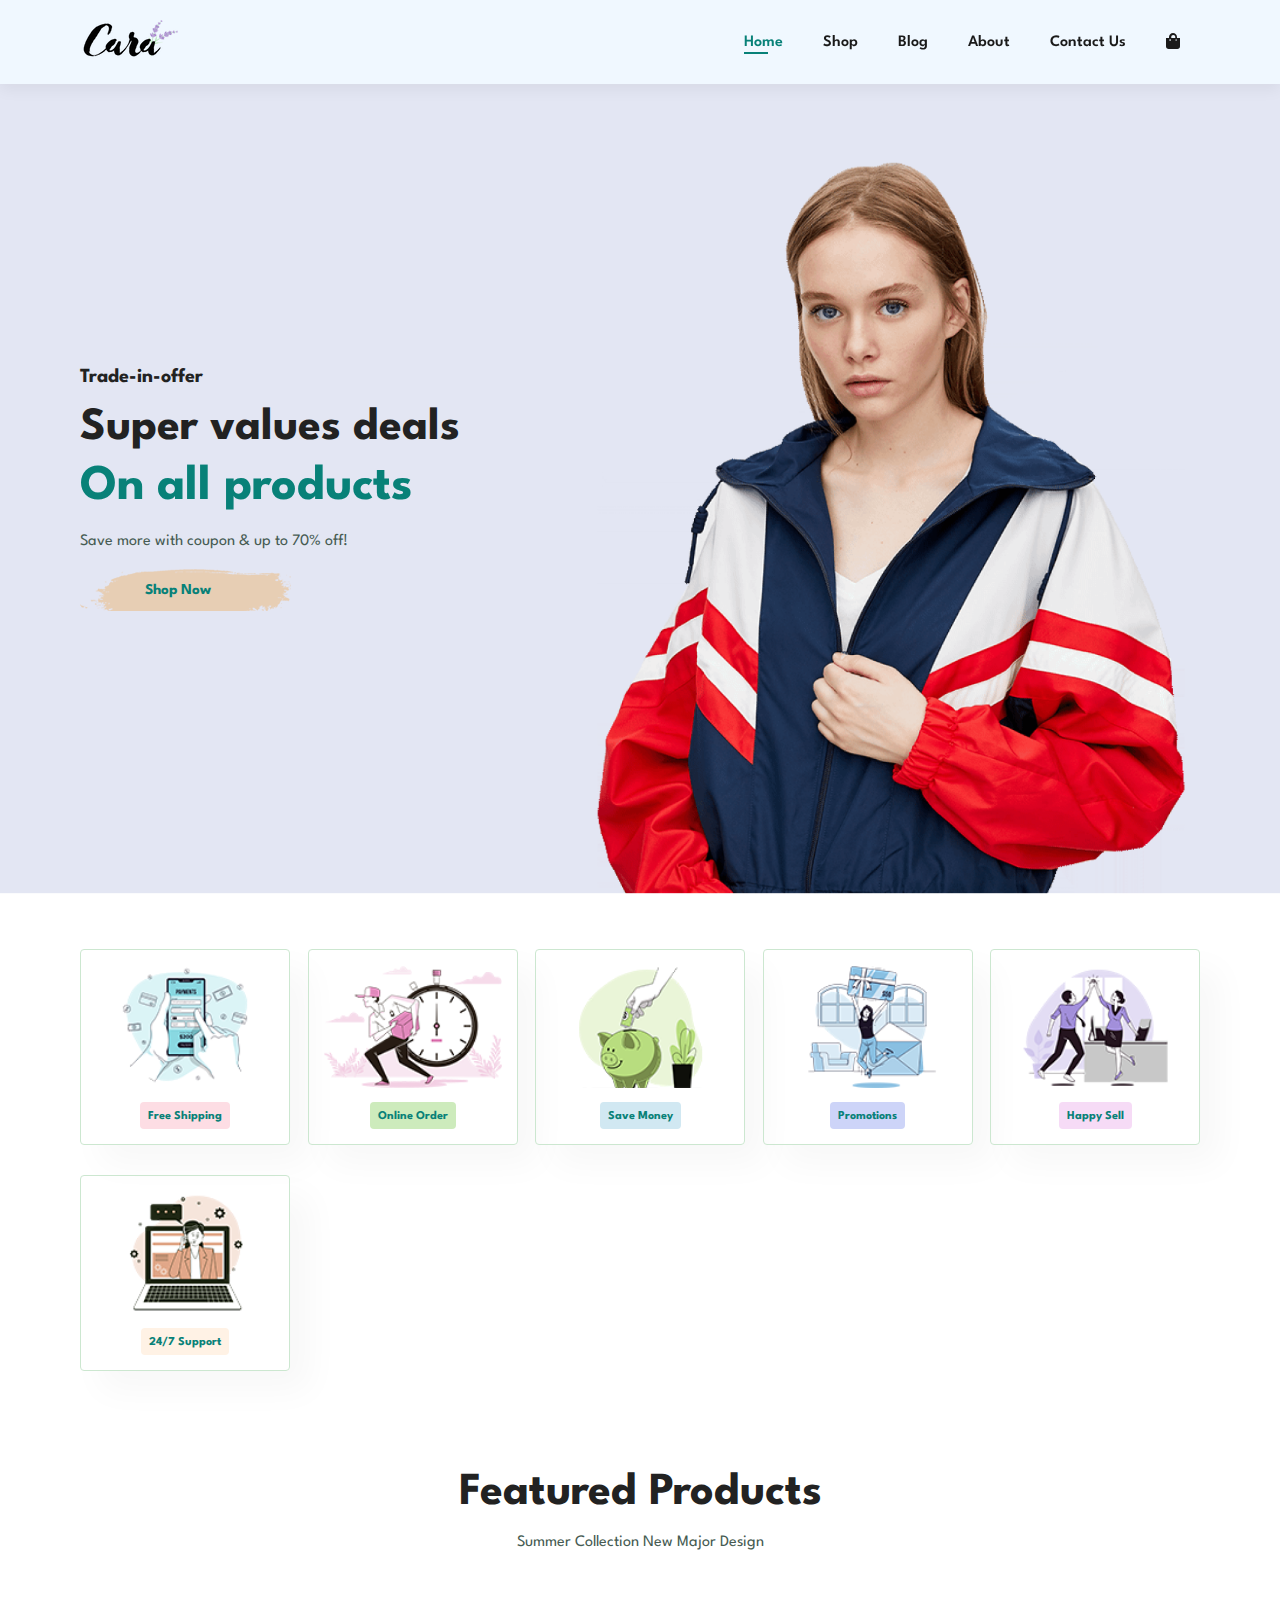
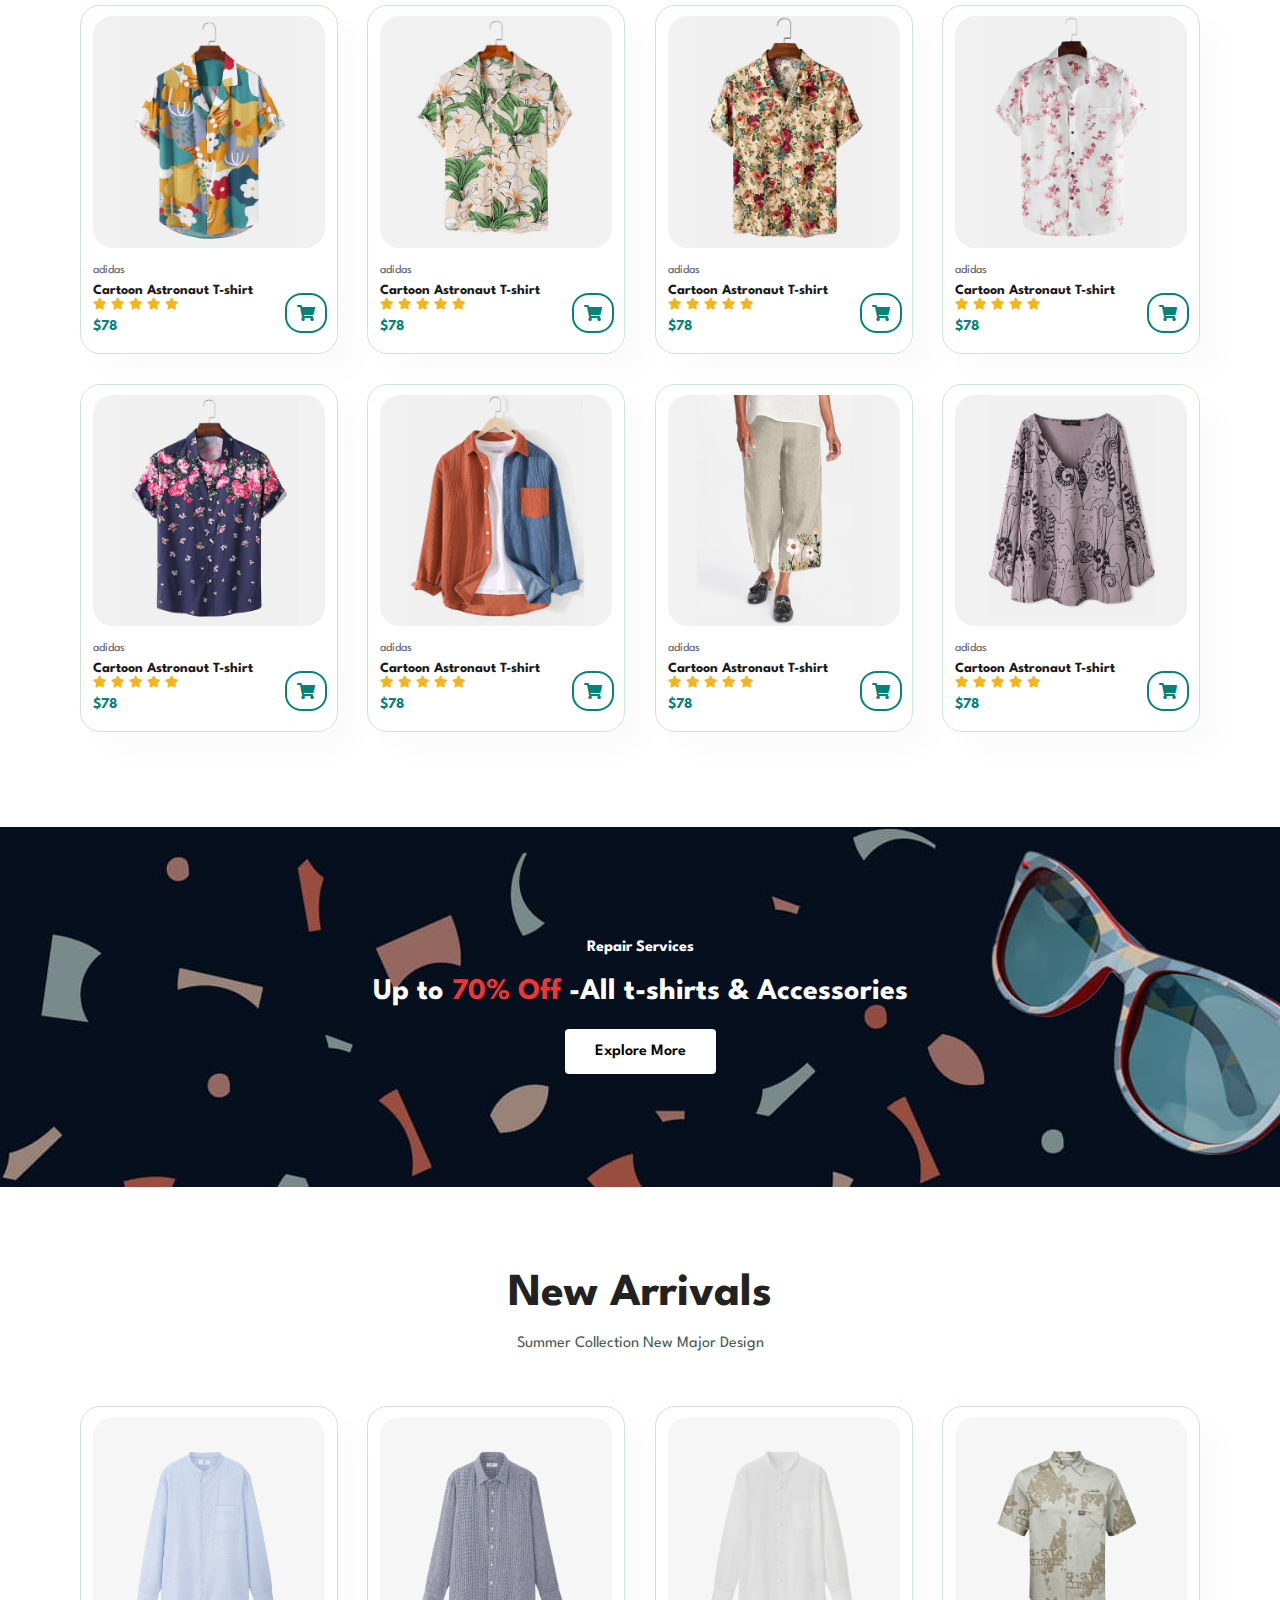
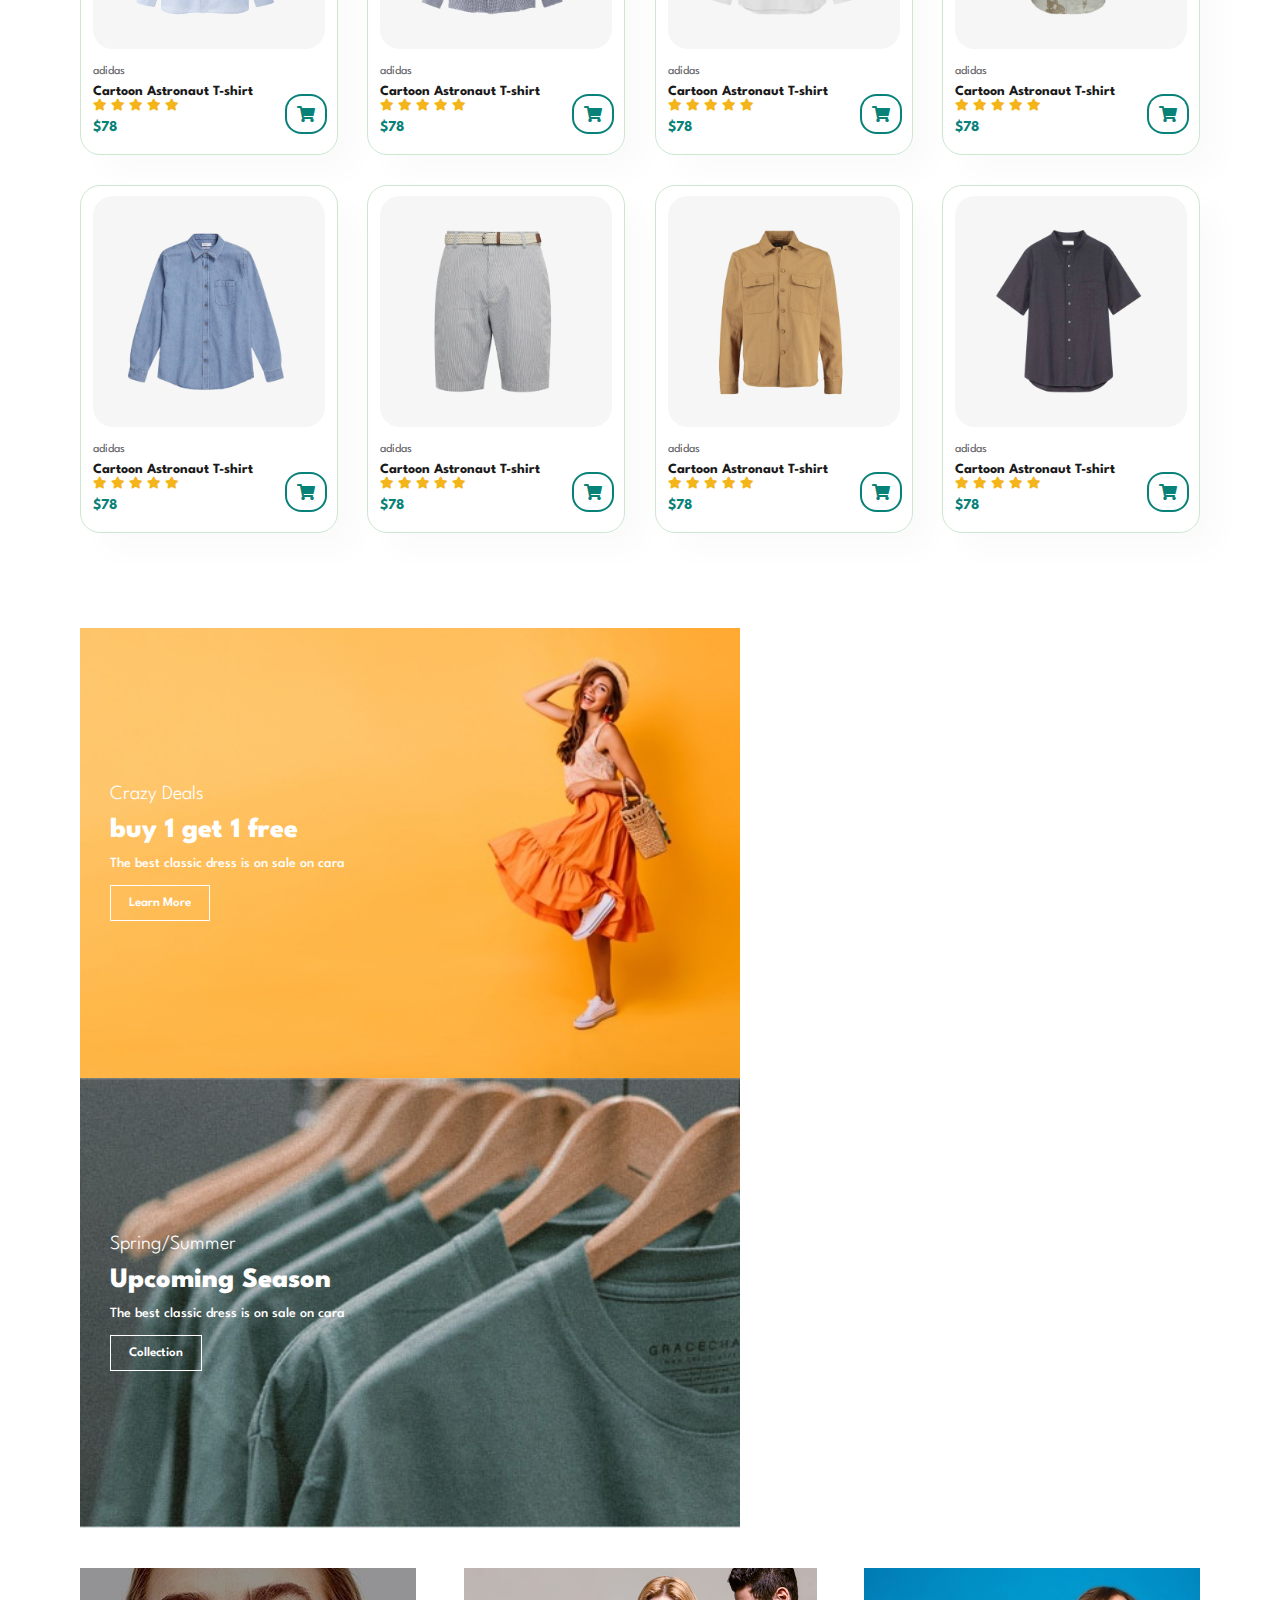
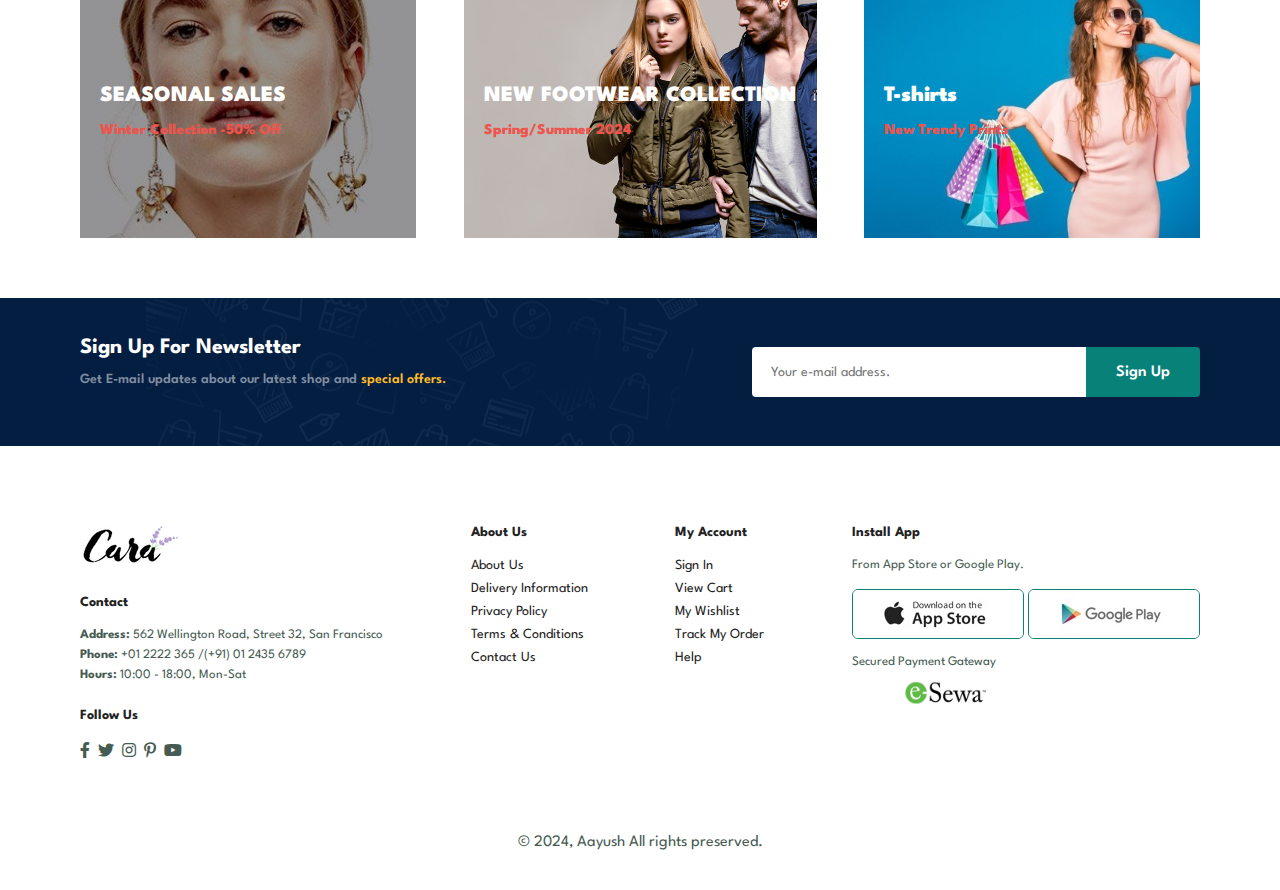
<file: index.html>
<!DOCTYPE html>
<html lang="en">
<head>
    <meta charset="UTF-8">
    <meta name="viewport" content="width=device-width, initial-scale=1.0">
    <title>E-commerce website</title>
    <link rel="stylesheet" href="style.css">
    <link rel="stylesheet" href="https://use.fontawesome.com/releases/v5.15.4/css/all.css">
</head>
<body>
    
     <section id="header">
        <a href="#"><img src="img/logo.png" class="logo" alt=""></a>
        <div>
            <ul id="navbar">
                <li><a class="active" href="index.html">Home</a></li>
                <li><a href="shop.html">Shop</a></li>
                <li><a href="blog.html">Blog</a></li>
                <li><a href="about.html">About</a></li>
                <li><a href="contact.html">Contact Us</a></li>
                <li><a href="cart.html"><i class="fa fa-shopping-bag" ></i></a></li>
            </ul>
        </div>
     </section>
      
     <section id="hero">
        <h4>Trade-in-offer</h4>
        <h2>Super values deals</h2>
        <h1>On all products</h1>
        <p>Save more with coupon & up to 70% off!</p>
        <button>Shop Now</button>
     </section>

     <section id="feature" class="section-p1">
        <div class="fe-box">
          <img src="img/features/f1.png" alt="">
          <h6>Free Shipping</h6>
        </div>
        <div class="fe-box">
            <img src="img/features/f2.png" alt="">
            <h6>Online Order</h6>
          </div>
          <div class="fe-box">
            <img src="img/features/f3.png" alt="">
            <h6>Save Money</h6>
          </div>
          <div class="fe-box">
            <img src="img/features/f4.png" alt="">
            <h6>Promotions</h6>
          </div>
          <div class="fe-box">
            <img src="img/features/f5.png" alt="">
            <h6>Happy Sell</h6>
          </div>
          <div class="fe-box">
            <img src="img/features/f6.png" alt="">
            <h6>24/7 Support</h6>
          </div>
     </section>

     <section id="product1" class="section-p1">
        <h2>Featured Products</h2>
        <p>Summer Collection New Major Design</p>
        <div class="pro-container">
            <div class="pro">
                <img src="img/product/f1.jpg" alt="">
                <div class="des">
                    <span>adidas</span>
                    <h5>Cartoon Astronaut T-shirt</h5>
                    <div class="star">
                        <i class="fas fa-star"></i>
                        <i class="fas fa-star"></i>
                        <i class="fas fa-star"></i>
                        <i class="fas fa-star"></i>
                        <i class="fas fa-star"></i>
                    </div>
                    <h4>$78</h4>
                </div>
                <a href="#"><i class="fa fa-shopping-cart cart"></i></a>
            </div>
            <div class="pro">
              <img src="img/product/f2.jpg" alt="">
              <div class="des">
                  <span>adidas</span>
                  <h5>Cartoon Astronaut T-shirt</h5>
                  <div class="star">
                      <i class="fas fa-star"></i>
                      <i class="fas fa-star"></i>
                      <i class="fas fa-star"></i>
                      <i class="fas fa-star"></i>
                      <i class="fas fa-star"></i>
                  </div>
                  <h4>$78</h4>
              </div>
              <a href="#"><i class="fa fa-shopping-cart cart"></i></a>
          </div>
          <div class="pro">
            <img src="img/product/f3.jpg" alt="">
            <div class="des">
                <span>adidas</span>
                <h5>Cartoon Astronaut T-shirt</h5>
                <div class="star">
                    <i class="fas fa-star"></i>
                    <i class="fas fa-star"></i>
                    <i class="fas fa-star"></i>
                    <i class="fas fa-star"></i>
                    <i class="fas fa-star"></i>
                </div>
                <h4>$78</h4>
            </div>
            <a href="#"><i class="fa fa-shopping-cart cart"></i></a>
        </div>
        <div class="pro">
          <img src="img/product/f4.jpg" alt="">
          <div class="des">
              <span>adidas</span>
              <h5>Cartoon Astronaut T-shirt</h5>
              <div class="star">
                  <i class="fas fa-star"></i>
                  <i class="fas fa-star"></i>
                  <i class="fas fa-star"></i>
                  <i class="fas fa-star"></i>
                  <i class="fas fa-star"></i>
              </div>
              <h4>$78</h4>
          </div>
          <a href="#"><i class="fa fa-shopping-cart cart"></i></a>
      </div>
      <div class="pro">
        <img src="img/product/f5.jpg" alt="">
        <div class="des">
            <span>adidas</span>
            <h5>Cartoon Astronaut T-shirt</h5>
            <div class="star">
                <i class="fas fa-star"></i>
                <i class="fas fa-star"></i>
                <i class="fas fa-star"></i>
                <i class="fas fa-star"></i>
                <i class="fas fa-star"></i>
            </div>
            <h4>$78</h4>
        </div>
        <a href="#"><i class="fa fa-shopping-cart cart"></i></a>
    </div>
    <div class="pro">
      <img src="img/product/f6.jpg" alt="">
      <div class="des">
          <span>adidas</span>
          <h5>Cartoon Astronaut T-shirt</h5>
          <div class="star">
              <i class="fas fa-star"></i>
              <i class="fas fa-star"></i>
              <i class="fas fa-star"></i>
              <i class="fas fa-star"></i>
              <i class="fas fa-star"></i>
          </div>
          <h4>$78</h4>
      </div>
      <a href="#"><i class="fa fa-shopping-cart cart"></i></a>
  </div>
  <div class="pro">
    <img src="img/product/f7.jpg" alt="">
    <div class="des">
        <span>adidas</span>
        <h5>Cartoon Astronaut T-shirt</h5>
        <div class="star">
            <i class="fas fa-star"></i>
            <i class="fas fa-star"></i>
            <i class="fas fa-star"></i>
            <i class="fas fa-star"></i>
            <i class="fas fa-star"></i>
        </div>
        <h4>$78</h4>
    </div>
    <a href="#"><i class="fa fa-shopping-cart cart"></i></a>
</div>
<div class="pro">
  <img src="img/product/f8.jpg" alt="">
  <div class="des">
      <span>adidas</span>
      <h5>Cartoon Astronaut T-shirt</h5>
      <div class="star">
          <i class="fas fa-star"></i>
          <i class="fas fa-star"></i>
          <i class="fas fa-star"></i>
          <i class="fas fa-star"></i>
          <i class="fas fa-star"></i>
      </div>
      <h4>$78</h4>
  </div>
  <a href="#"><i class="fa fa-shopping-cart cart"></i></a>
</div>
        </div>
     </section>

     <section id="banner" class="section-m1">
      <h4>Repair Services</h4>
      <h2>Up to <span>70% Off</span> -All t-shirts & Accessories</h2>
      <button class="normal">Explore More</button>
     </section>


     <section id="product1" class="section-p1">
      <h2>New Arrivals</h2>
      <p>Summer Collection New Major Design</p>
      <div class="pro-container">
          <div class="pro">
              <img src="img/product/n1.jpg" alt="">
              <div class="des">
                  <span>adidas</span>
                  <h5>Cartoon Astronaut T-shirt</h5>
                  <div class="star">
                      <i class="fas fa-star"></i>
                      <i class="fas fa-star"></i>
                      <i class="fas fa-star"></i>
                      <i class="fas fa-star"></i>
                      <i class="fas fa-star"></i>
                  </div>
                  <h4>$78</h4>
              </div>
              <a href="#"><i class="fa fa-shopping-cart cart"></i></a>
          </div>
          <div class="pro">
            <img src="img/product/n2.jpg" alt="">
            <div class="des">
                <span>adidas</span>
                <h5>Cartoon Astronaut T-shirt</h5>
                <div class="star">
                    <i class="fas fa-star"></i>
                    <i class="fas fa-star"></i>
                    <i class="fas fa-star"></i>
                    <i class="fas fa-star"></i>
                    <i class="fas fa-star"></i>
                </div>
                <h4>$78</h4>
            </div>
            <a href="#"><i class="fa fa-shopping-cart cart"></i></a>
        </div>
        <div class="pro">
          <img src="img/product/n3.jpg" alt="">
          <div class="des">
              <span>adidas</span>
              <h5>Cartoon Astronaut T-shirt</h5>
              <div class="star">
                  <i class="fas fa-star"></i>
                  <i class="fas fa-star"></i>
                  <i class="fas fa-star"></i>
                  <i class="fas fa-star"></i>
                  <i class="fas fa-star"></i>
              </div>
              <h4>$78</h4>
          </div>
          <a href="#"><i class="fa fa-shopping-cart cart"></i></a>
      </div>
      <div class="pro">
        <img src="img/product/n4.jpg" alt="">
        <div class="des">
            <span>adidas</span>
            <h5>Cartoon Astronaut T-shirt</h5>
            <div class="star">
                <i class="fas fa-star"></i>
                <i class="fas fa-star"></i>
                <i class="fas fa-star"></i>
                <i class="fas fa-star"></i>
                <i class="fas fa-star"></i>
            </div>
            <h4>$78</h4>
        </div>
        <a href="#"><i class="fa fa-shopping-cart cart"></i></a>
    </div>
    <div class="pro">
      <img src="img/product/n5.jpg" alt="">
      <div class="des">
          <span>adidas</span>
          <h5>Cartoon Astronaut T-shirt</h5>
          <div class="star">
              <i class="fas fa-star"></i>
              <i class="fas fa-star"></i>
              <i class="fas fa-star"></i>
              <i class="fas fa-star"></i>
              <i class="fas fa-star"></i>
          </div>
          <h4>$78</h4>
      </div>
      <a href="#"><i class="fa fa-shopping-cart cart"></i></a>
  </div>
  <div class="pro">
    <img src="img/product/n6.jpg" alt="">
    <div class="des">
        <span>adidas</span>
        <h5>Cartoon Astronaut T-shirt</h5>
        <div class="star">
            <i class="fas fa-star"></i>
            <i class="fas fa-star"></i>
            <i class="fas fa-star"></i>
            <i class="fas fa-star"></i>
            <i class="fas fa-star"></i>
        </div>
        <h4>$78</h4>
    </div>
    <a href="#"><i class="fa fa-shopping-cart cart"></i></a>
</div>
<div class="pro">
  <img src="img/product/n7.jpg" alt="">
  <div class="des">
      <span>adidas</span>
      <h5>Cartoon Astronaut T-shirt</h5>
      <div class="star">
          <i class="fas fa-star"></i>
          <i class="fas fa-star"></i>
          <i class="fas fa-star"></i>
          <i class="fas fa-star"></i>
          <i class="fas fa-star"></i>
      </div>
      <h4>$78</h4>
  </div>
  <a href="#"><i class="fa fa-shopping-cart cart"></i></a>
</div>
<div class="pro">
<img src="img/product/n8.jpg" alt="">
<div class="des">
    <span>adidas</span>
    <h5>Cartoon Astronaut T-shirt</h5>
    <div class="star">
        <i class="fas fa-star"></i>
        <i class="fas fa-star"></i>
        <i class="fas fa-star"></i>
        <i class="fas fa-star"></i>
        <i class="fas fa-star"></i>
    </div>
    <h4>$78</h4>
</div>
<a href="#"><i class="fa fa-shopping-cart cart"></i></a>
</div>
      </div>
   </section>

   <section id="sm-banner" class="section-p1">
    <div class="banner-box">
      <h4>Crazy Deals</h4>
      <h2>buy 1 get 1 free</h2>
      <span>The best classic dress is on sale on cara</span>
      <button class="white">Learn More</button>
    </div>
    <div class="banner-box banner-box2">
      <h4>Spring/Summer</h4>
      <h2>Upcoming Season</h2>
      <span>The best classic dress is on sale on cara</span>
      <button class="white">Collection</button>
    </div>
   </section>

   <section id="banner3">
    <div class="banner-box">
        <h2>SEASONAL SALES</h2>
        <h3>Winter Collection -50% Off</h3>
    </div>
    <div class="banner-box banner-box2">
        <h2>NEW FOOTWEAR COLLECTION</h2>
        <h3>Spring/Summer 2024</h3>
    </div>
    <div class="banner-box banner-box3">
        <h2>T-shirts</h2>
        <h3>New Trendy Prints</h3>
    </div>
   </section>

   <section id="newsletter" class="section-p1 section-m1">
    <div class="newstext">
        <h4>Sign Up For Newsletter</h4>
        <p>Get E-mail updates about our latest shop and <span>special offers.</span></p>
    </div>
    <div class="form">
       <input type="text" placeholder="Your e-mail address.">
       <button class="normal">Sign Up</button>
    </div>
   </section>

   <footer class="section-p1">
    <div class="col">
        <img class="logo" src="img/logo.png" alt="">
        <h4>Contact</h4>
        <p> <strong>Address:</strong> 562 Wellington Road, Street 32, San Francisco</p>
        <p> <strong>Phone:</strong> +01 2222 365 /(+91) 01 2435 6789</p>
        <p> <strong>Hours:</strong> 10:00 - 18:00, Mon-Sat</p>
        <div class="follow">
            <h4>Follow Us</h4>
            <div class="icons">
                <i class="fab fa-facebook-f"></i>
                <i class="fab fa-twitter"></i>
                <i class="fab fa-instagram"></i>
                <i class="fab fa-pinterest-p"></i>
                <i class="fab fa-youtube"></i>
            </div>
        </div>
    </div>
    <div class="col">
        <h4>About Us</h4>
        <a href="#">About Us</a>
        <a href="#">Delivery Information</a>
        <a href="#">Privacy Policy</a>
        <a href="#">Terms & Conditions</a>
        <a href="#">Contact Us</a>
    </div>
        <div class="col">
        <h4>My Account</h4>
        <a href="#">Sign In</a>
        <a href="#">View Cart</a>
        <a href="#">My Wishlist</a>
        <a href="#">Track My Order</a>
        <a href="#">Help</a>
        </div>
    <div class="col install">
        <h4>Install App</h4>
        <p>From App Store or Google Play.</p>
        <div class="row">
          <img src="img/pay/app.jpg" alt="">
          <img src="img/pay/play.jpg" alt="">
        </div>
        <p>Secured Payment Gateway</p>
        <img class="esewa" src="img/e_sewa.png" alt="">
    </div>
     
   </footer>
   <div class="copyright">
    <p>&copy 2024, Aayush All rights preserved.</p>
</div>
    <script scr="script.js"></script>
</body>
</html>
</file>
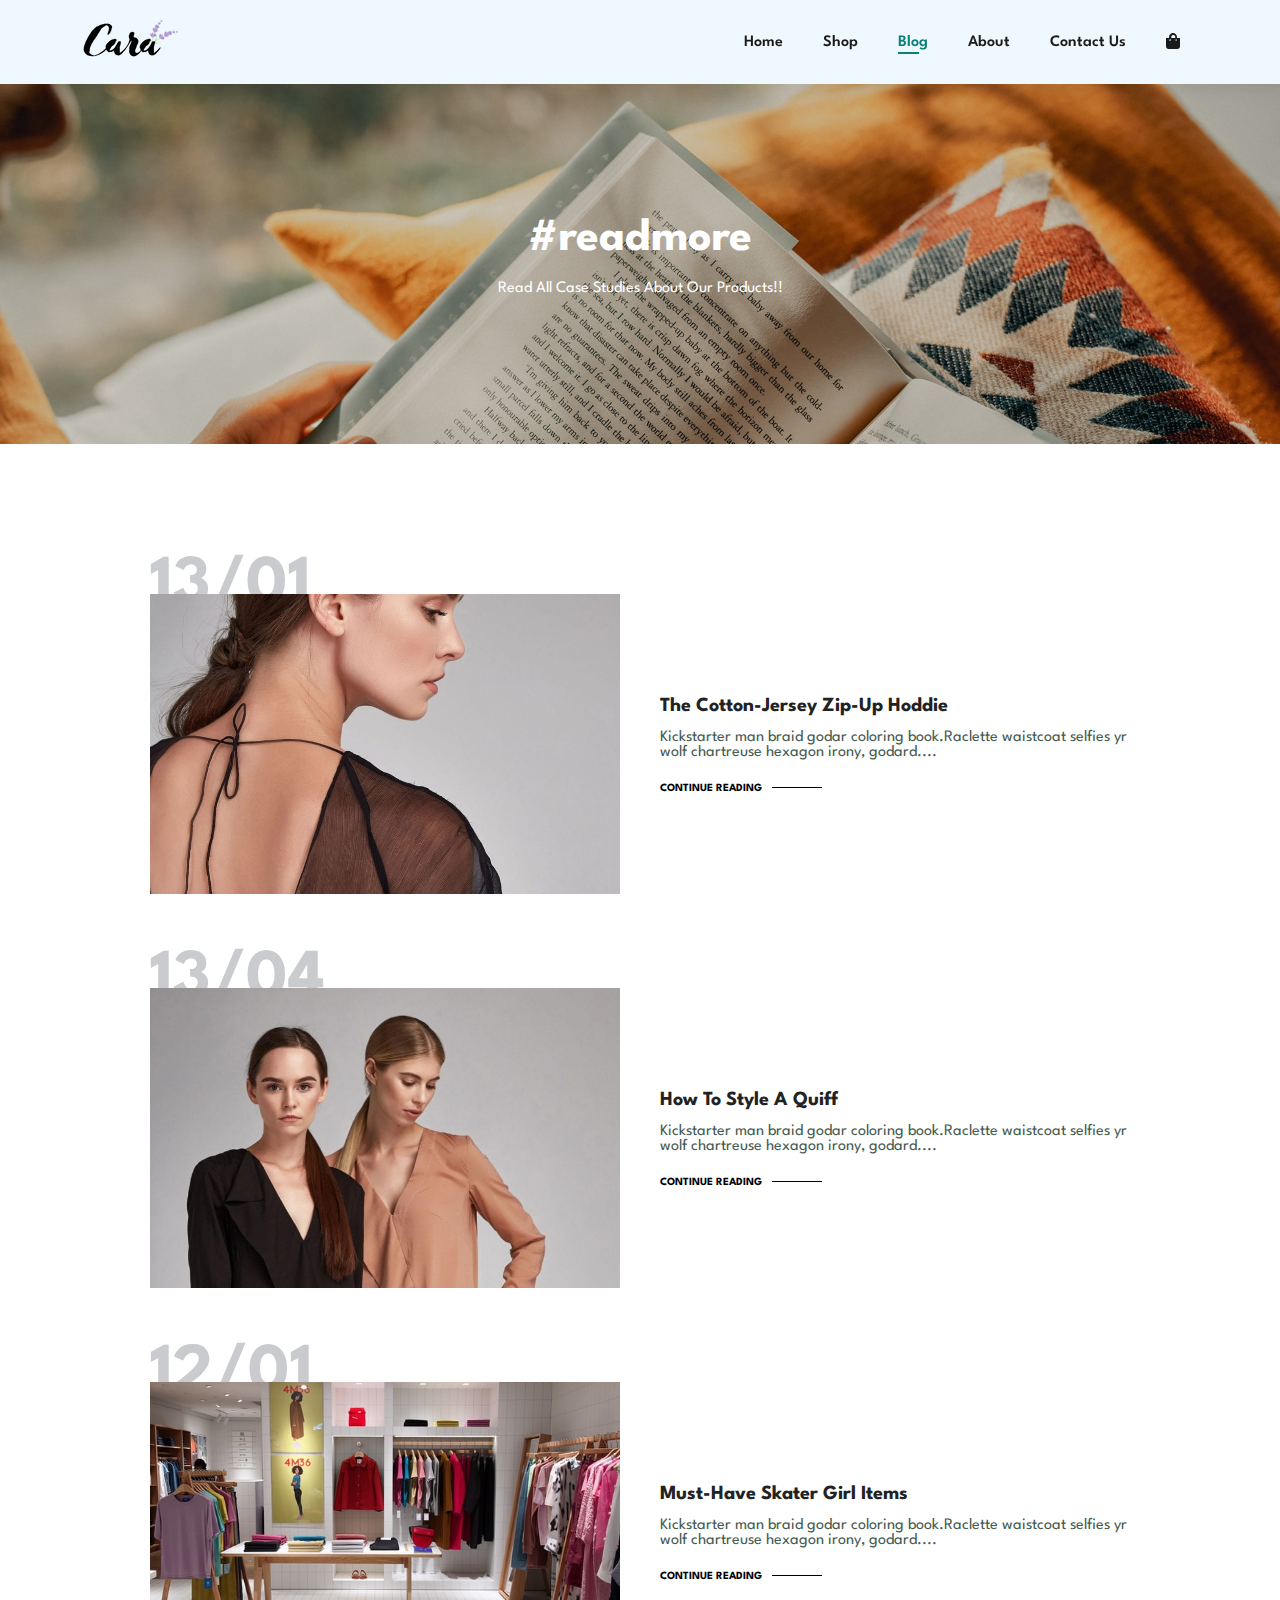
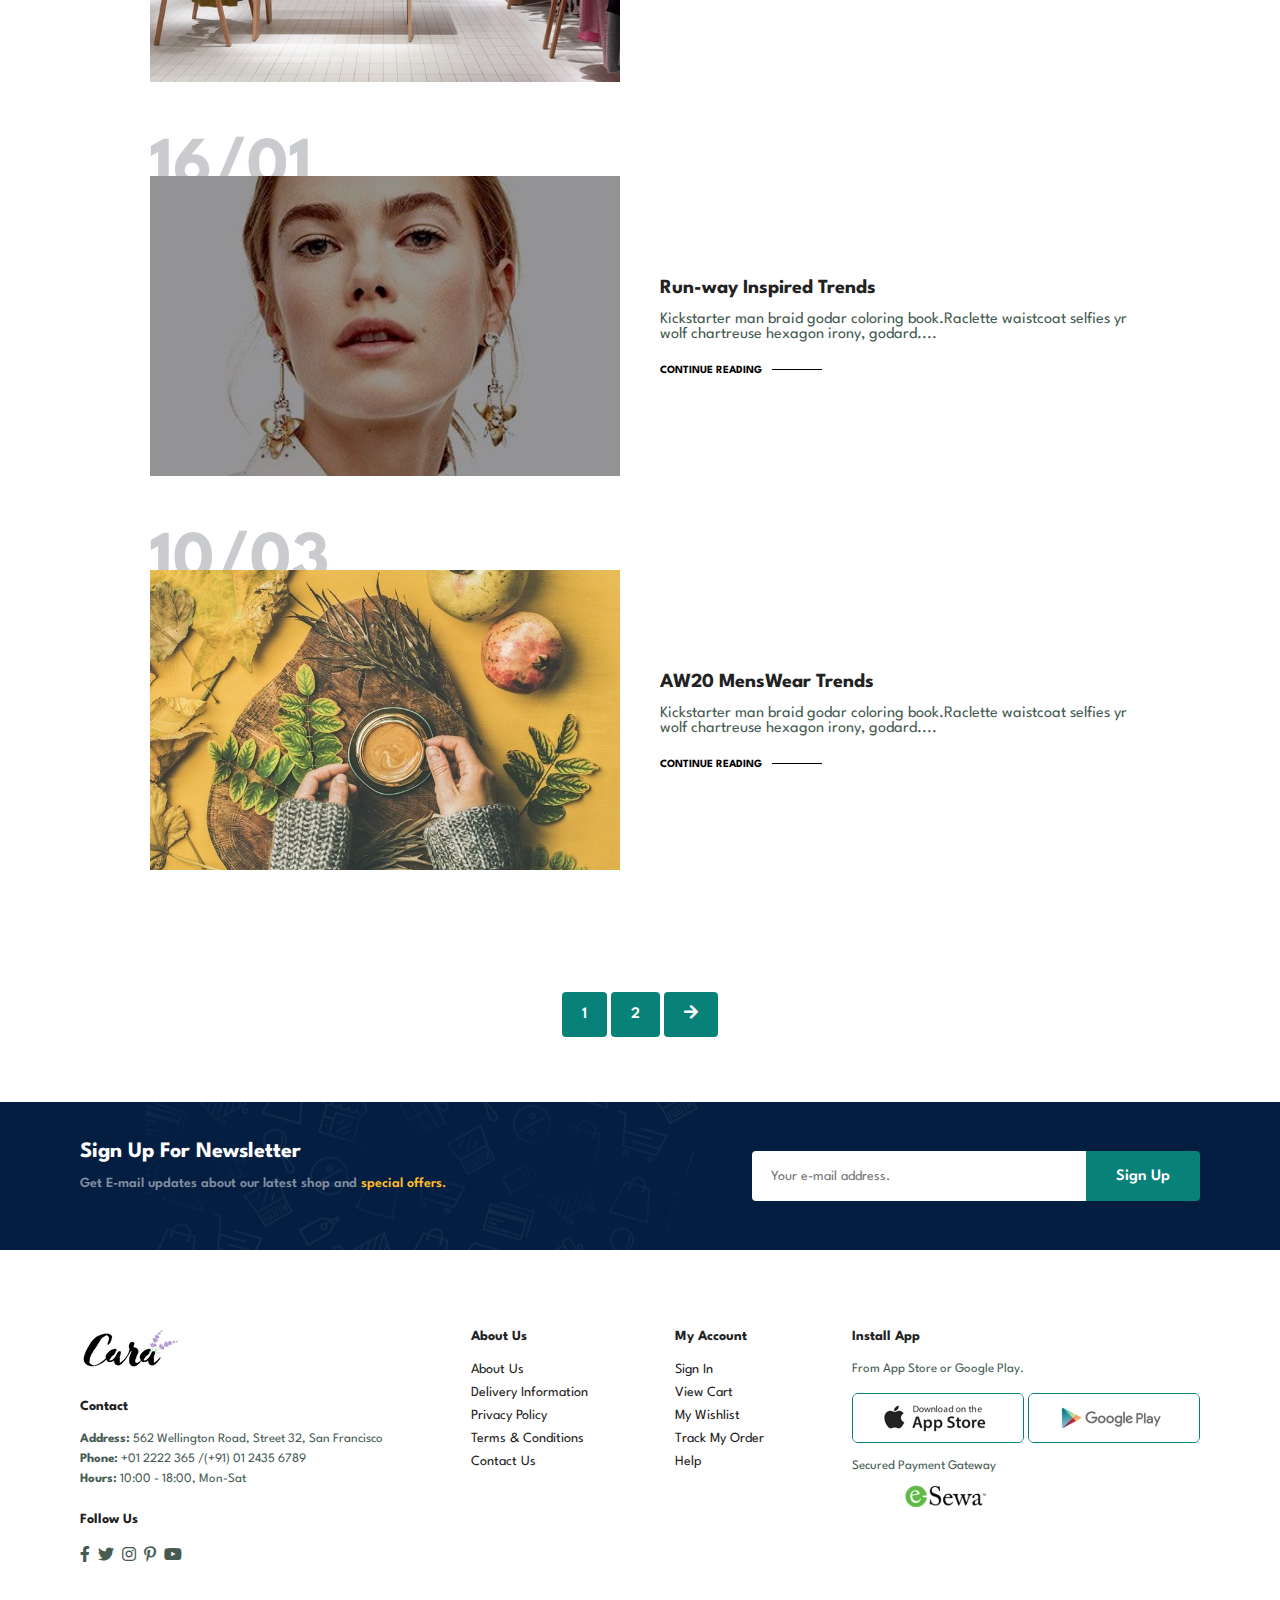
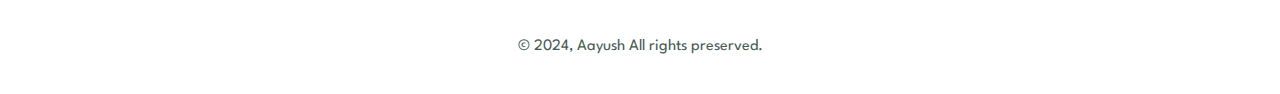
<file: blog.html>
<!DOCTYPE html>
<html lang="en">
<head>
    <meta charset="UTF-8">
    <meta name="viewport" content="width=device-width, initial-scale=1.0">
    <title>E-commerce website</title>
    <link rel="stylesheet" href="style.css">
    <link rel="stylesheet" href="https://use.fontawesome.com/releases/v5.15.4/css/all.css">
</head>
<body>
    
     <section id="header">
        <a href="#"><img src="img/logo.png" class="logo" alt=""></a>
        <div>
            <ul id="navbar">
                <li><a  href="index.html">Home</a></li>
                <li><a  href="shop.html">Shop</a></li>
                <li><a class="active" href="blog.html">Blog</a></li>
                <li><a href="about.html">About</a></li>
                <li><a href="contact.html">Contact Us</a></li>
                <li><a href="cart.html"><i class="fa fa-shopping-bag" ></i></a></li>
            </ul>
        </div>
     </section>
      
     <section id="page-header" class="blog-header">
        <h2>#readmore</h2>
        <p>Read All Case Studies About Our Products!!</p>
     </section>

     <section id="blog">
        <div class="blog-box">
            <div class="blog-img">
                <img src="img/blog/b1 (1).jpg" alt="">
            </div>
            <div class="blog-detail">
                <h4> The Cotton-Jersey Zip-Up Hoddie</h4>
                <p>Kickstarter man braid godar coloring book.Raclette waistcoat selfies yr
                    wolf chartreuse hexagon irony, godard....
                </p>
                <a href="#">CONTINUE READING</a>
            </div>
            <h1>13/01</h1>
        </div>
        <div class="blog-box">
            <div class="blog-img">
                <img src="img/blog/b2 (1).jpg" alt="">
            </div>
            <div class="blog-detail">
                <h4> How To Style A Quiff</h4>
                <p>Kickstarter man braid godar coloring book.Raclette waistcoat selfies yr
                    wolf chartreuse hexagon irony, godard....
                </p>
                <a href="#">CONTINUE READING</a>
            </div>
            <h1>13/04</h1>
        </div>
        <div class="blog-box">
            <div class="blog-img">
                <img src="img/blog/b3.jpg" alt="">
            </div>
            <div class="blog-detail">
                <h4> Must-Have Skater Girl Items</h4>
                <p>Kickstarter man braid godar coloring book.Raclette waistcoat selfies yr
                    wolf chartreuse hexagon irony, godard....
                </p>
                <a href="#">CONTINUE READING</a>
            </div>
            <h1>12/01</h1>
        </div>
        <div class="blog-box">
            <div class="blog-img">
                <img src="img/blog/b7.jpg" alt="">
            </div>
            <div class="blog-detail">
                <h4>Run-way Inspired Trends</h4>
                <p>Kickstarter man braid godar coloring book.Raclette waistcoat selfies yr
                    wolf chartreuse hexagon irony, godard....
                </p>
                <a href="#">CONTINUE READING</a>
            </div>
            <h1>16/01</h1>
        </div>
        <div class="blog-box">
            <div class="blog-img">
                <img src="img/blog/b6.jpg" alt="">
            </div>
            <div class="blog-detail">
                <h4>AW20 MensWear Trends</h4>
                <p>Kickstarter man braid godar coloring book.Raclette waistcoat selfies yr
                    wolf chartreuse hexagon irony, godard....
                </p>
                <a href="#">CONTINUE READING</a>
            </div>
            <h1>10/03</h1>
        </div>
     </section>
    
    <section id="pagination" class="section-p1">
        <a href="#">1</a>
        <a href="#">2</a>
        <a href="#"><i class="fa fa-arrow-right"></i></a>
    </section>

   <section id="newsletter" class="section-p1 section-m1">
    <div class="newstext">
        <h4>Sign Up For Newsletter</h4>
        <p>Get E-mail updates about our latest shop and <span>special offers.</span></p>
    </div>
    <div class="form">
       <input type="text" placeholder="Your e-mail address.">
       <button class="normal">Sign Up</button>
    </div>
   </section>

   <footer class="section-p1">
    <div class="col">
        <img class="logo" src="img/logo.png" alt="">
        <h4>Contact</h4>
        <p> <strong>Address:</strong> 562 Wellington Road, Street 32, San Francisco</p>
        <p> <strong>Phone:</strong> +01 2222 365 /(+91) 01 2435 6789</p>
        <p> <strong>Hours:</strong> 10:00 - 18:00, Mon-Sat</p>
        <div class="follow">
            <h4>Follow Us</h4>
            <div class="icons">
                <i class="fab fa-facebook-f"></i>
                <i class="fab fa-twitter"></i>
                <i class="fab fa-instagram"></i>
                <i class="fab fa-pinterest-p"></i>
                <i class="fab fa-youtube"></i>
            </div>
        </div>
    </div>
    <div class="col">
        <h4>About Us</h4>
        <a href="#">About Us</a>
        <a href="#">Delivery Information</a>
        <a href="#">Privacy Policy</a>
        <a href="#">Terms & Conditions</a>
        <a href="#">Contact Us</a>
    </div>
        <div class="col">
        <h4>My Account</h4>
        <a href="#">Sign In</a>
        <a href="#">View Cart</a>
        <a href="#">My Wishlist</a>
        <a href="#">Track My Order</a>
        <a href="#">Help</a>
        </div>
    <div class="col install">
        <h4>Install App</h4>
        <p>From App Store or Google Play.</p>
        <div class="row">
          <img src="img/pay/app.jpg" alt="">
          <img src="img/pay/play.jpg" alt="">
        </div>
        <p>Secured Payment Gateway</p>
        <img class="esewa" src="img/e_sewa.png" alt="">
    </div>
     
   </footer>
   <div class="copyright">
    <p>&copy 2024, Aayush All rights preserved.</p>
</div>
    <script scr="script.js"></script>
</body>
</html>
</file>
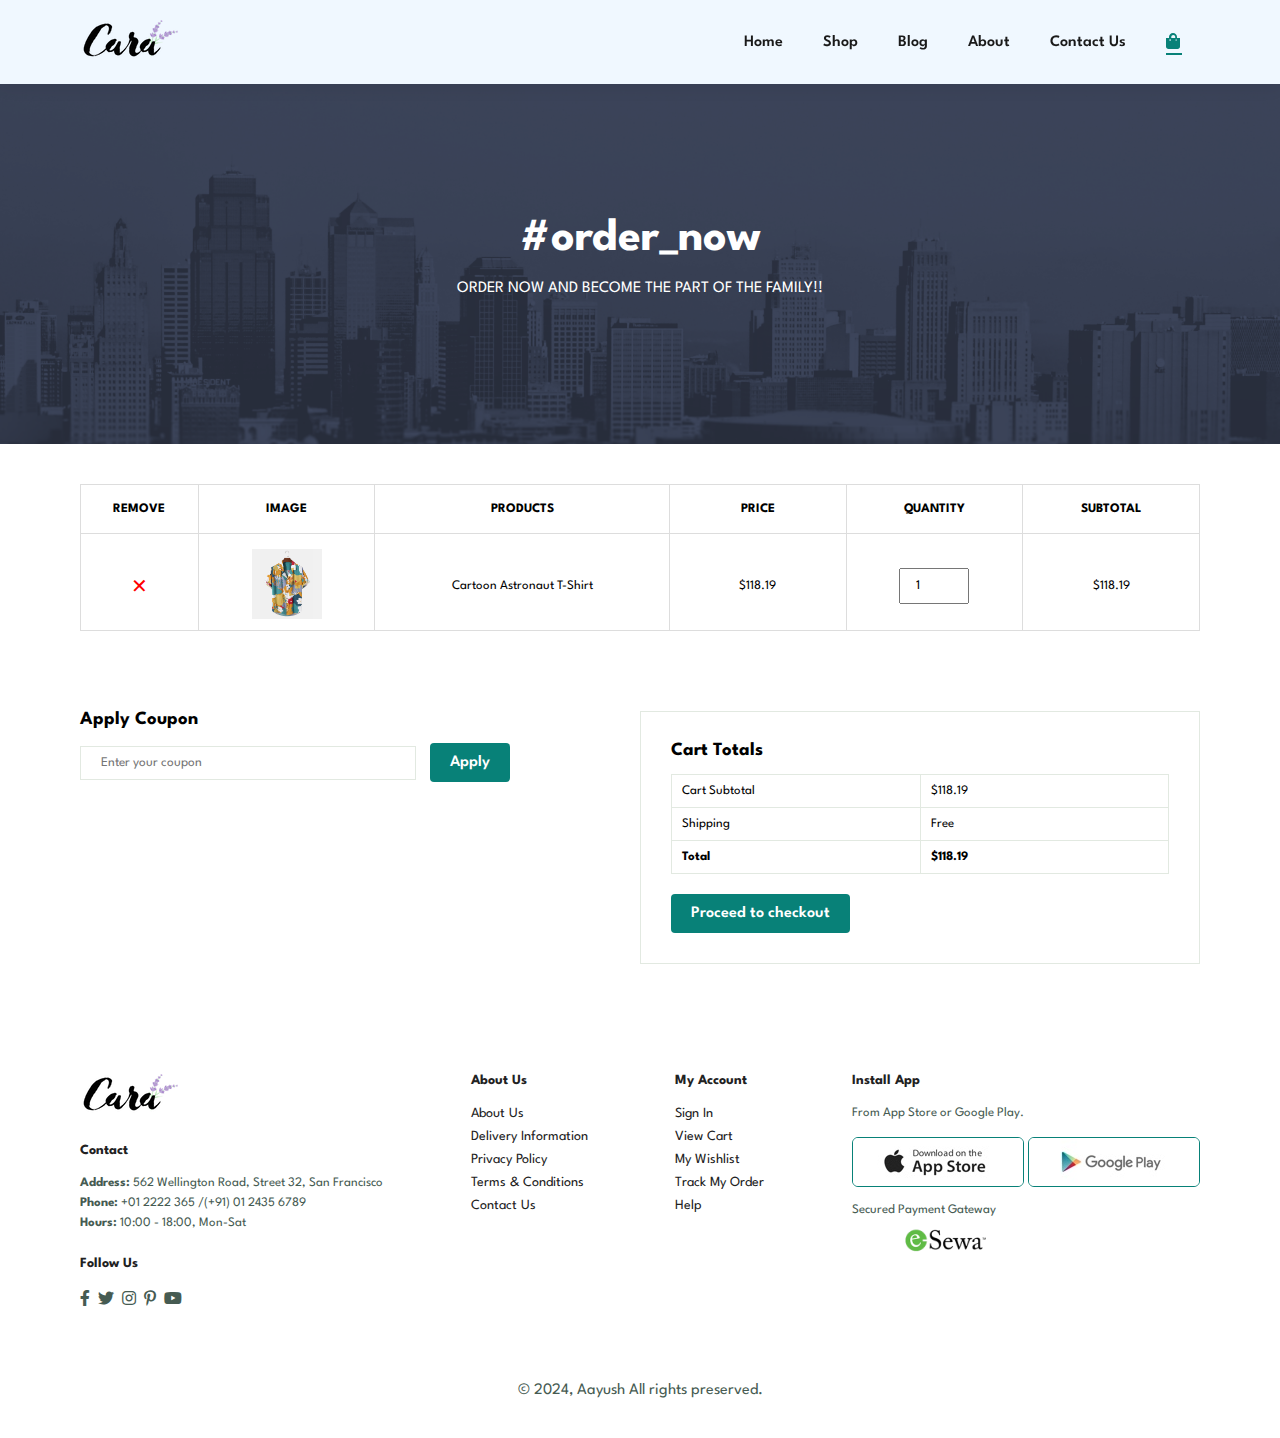
<file: cart.html>
<!DOCTYPE html>
<html lang="en">
    <head>
        <meta charset="UTF-8">
        <meta name="viewport" content="width=device-width, initial-scale=1.0">
        <title>E-commerce website</title>
        <link rel="stylesheet" href="style.css">
        <link rel="stylesheet"
            href="https://use.fontawesome.com/releases/v5.15.4/css/all.css">
        <style>
        /* Additional styling for cart items */
        #cart table {
            width: 100%;
            border-collapse: collapse;
        }
        #cart table th, #cart table td {
            border: 1px solid #ddd;
            padding: 8px;
        }
        #cart table th {
            background-color: #f4f4f4;
        }
        .remove-btn {
            cursor: pointer;
            color: red;
            font-size: 20px;
        }
        .remove-btn:hover {
            color: darkred;
        }
    </style>
    </head>
    <body>

        <section id="header">
            <a href="#"><img src="img/logo.png" class="logo" alt></a>
            <div>
                <ul id="navbar">
                    <li><a href="index.html">Home</a></li>
                    <li><a href="shop.html">Shop</a></li>
                    <li><a href="blog.html">Blog</a></li>
                    <li><a href="about.html">About</a></li>
                    <li><a href="contact.html">Contact Us</a></li>
                    <li><a class="active" href="cart.html"><i
                                class="fa fa-shopping-bag"></i></a></li>
                </ul>
            </div>
        </section>

        <section id="page-header" class="about-header">
            <h2>#order_now</h2>
            <p>ORDER NOW AND BECOME THE PART OF THE FAMILY!!</p>
        </section>

        <section id="cart" class="section-p1">
            <table width="100%" id="cart-table">
                <thead>
                    <tr>
                        <td>Remove</td>
                        <td>Image</td>
                        <td>Products</td>
                        <td>Price</td>
                        <td>Quantity</td>
                        <td>Subtotal</td>
                    </tr>
                </thead>
                <tbody>
                    <!-- Cart items will be dynamically inserted here -->
                </tbody>
            </table>
        </section>

        <section id="cart-add" class="section-p1">
            <div id="coupon">
                <h3>Apply Coupon</h3>
                <div>
                    <input type="text" id="coupon-code"
                        placeholder="Enter your coupon">
                    <button class="normal"
                        onclick="applyCoupon()">Apply</button>
                </div>
            </div>
            <div id="subtotal">
                <h3>Cart Totals</h3>
                <table>
                    <tr>
                        <td>Cart Subtotal</td>
                        <td id="cart-subtotal">$0.00</td>
                    </tr>
                    <tr>
                        <td>Shipping</td>
                        <td>Free</td>
                    </tr>
                    <tr>
                        <td><strong>Total</strong></td>
                        <td><strong id="cart-total">$0.00</strong></td>
                    </tr>
                </table>
                <form id="esewa-form" action="https://esewa.com.np/epay/main"
                    method="POST" style="display: none;">
                    <input type="hidden" name="tAmt" id="esewa-total-amount"
                        value="0.00">
                    <input type="hidden" name="amt" id="esewa-amount"
                        value="0.00">
                    <input type="hidden" name="txAmt" value="0.00">
                    <input type="hidden" name="psc" value="0.00">
                    <input type="hidden" name="pdc" value="0.00">
                    <input type="hidden" name="scd"
                        value="your_store_code_here">
                    <!-- Replace with your store code -->
                    <input type="hidden" name="su"
                        value="http://yourwebsite.com/success">
                    <!-- Replace with your success URL -->
                    <input type="hidden" name="fu"
                        value="http://yourwebsite.com/failure">
                    <!-- Replace with your failure URL -->
                </form>

                <button class="normal" type="button">Proceed to
                    checkout</button>
            </div>
        </section>

        <footer class="section-p1">
            <div class="col">
                <img class="logo" src="img/logo.png" alt>
                <h4>Contact</h4>
                <p> <strong>Address:</strong> 562 Wellington Road, Street 32,
                    San Francisco</p>
                <p> <strong>Phone:</strong> +01 2222 365 /(+91) 01 2435 6789</p>
                <p> <strong>Hours:</strong> 10:00 - 18:00, Mon-Sat</p>
                <div class="follow">
                    <h4>Follow Us</h4>
                    <div class="icons">
                        <i class="fab fa-facebook-f"></i>
                        <i class="fab fa-twitter"></i>
                        <i class="fab fa-instagram"></i>
                        <i class="fab fa-pinterest-p"></i>
                        <i class="fab fa-youtube"></i>
                    </div>
                </div>
            </div>
            <div class="col">
                <h4>About Us</h4>
                <a href="#">About Us</a>
                <a href="#">Delivery Information</a>
                <a href="#">Privacy Policy</a>
                <a href="#">Terms & Conditions</a>
                <a href="#">Contact Us</a>
            </div>
            <div class="col">
                <h4>My Account</h4>
                <a href="#">Sign In</a>
                <a href="#">View Cart</a>
                <a href="#">My Wishlist</a>
                <a href="#">Track My Order</a>
                <a href="#">Help</a>
            </div>
            <div class="col install">
                <h4>Install App</h4>
                <p>From App Store or Google Play.</p>
                <div class="row">
                    <img src="img/pay/app.jpg" alt>
                    <img src="img/pay/play.jpg" alt>
                </div>
                <p>Secured Payment Gateway</p>
                <img class="esewa" src="img/e_sewa.png" alt>
            </div>
        </footer>
        <div class="copyright">
            <p>&copy 2024, Aayush All rights preserved.</p>
        </div>
        <script>
        const cartItems = [
            { id: 76, name: "Cartoon Astronaut T-Shirt", price: 118.19, image: "img/product/f1.jpg" }
        ];

        function addToCart(item) {
          const cartTableBody = document.querySelector('#cart-table tbody');
         const row = document.createElement('tr');
    
           // Include the itemId in the row and pass it to the remove button
         row.innerHTML = `
         <td><span class="remove-btn" onclick="removeFromCart(this, ${item.id})">&#x2715;</span></td>
         <td><img src="${item.image}" alt="" width="100"></td>
         <td>${item.name}</td>
         <td>$${item.price.toFixed(2)}</td>
         <td><input type="number" value="1" min="1" onchange="updateSubtotal(this)"></td>
         <td>$${item.price.toFixed(2)}</td>
         `;
    
         cartTableBody.appendChild(row);
         updateCartTotals();
          }

         
          function removeFromCart(button, itemId) {
            const row = button.closest('tr');
          row.remove();
          updateCartTotals();
    
         // Send AJAX request to remove item from database
         fetch('remove_from_cart.php', {
         method: 'POST',
         headers: {
            'Content-Type': 'application/json',
          },
         body: JSON.stringify({ id: itemId }),  // Pass the correct item ID
         })
     .then(response => response.json())
     .then(data => {
        if (data.success) {
            console.log('Item removed from database successfully.');
        } else {
            console.error('Failed to remove item from database:', data.message);
        }
    })
    .catch(error => console.error('Error:', error));
}

        function updateSubtotal(input) {
            const row = input.closest('tr');
            const price = parseFloat(row.cells[3].innerText.replace('$', ''));
            const quantity = parseInt(input.value);
            const subtotalCell = row.cells[5];
            subtotalCell.innerText = `$${(price * quantity).toFixed(2)}`;
            updateCartTotals();
        }

        function updateCartTotals() {
            let subtotal = 0;
            document.querySelectorAll('#cart-table tbody tr').forEach(row => {
                const subtotalText = row.cells[5].innerText;
                subtotal += parseFloat(subtotalText.replace('$', ''));
            });
            document.getElementById('cart-subtotal').innerText = `$${subtotal.toFixed(2)}`;
            document.getElementById('cart-total').innerText = `$${subtotal.toFixed(2)}`;
        }

        function applyCoupon() {
            // Example coupon logic; you can expand this based on your requirements
            const couponCode = document.getElementById('coupon-code').value;
            if (couponCode === 'DISCOUNT10') {
                const subtotal = parseFloat(document.getElementById('cart-subtotal').innerText.replace('$', ''));
                const discount = subtotal * 0.10;
                const newTotal = subtotal - discount;
                document.getElementById('cart-total').innerText = `$${newTotal.toFixed(2)}`;
            }
        }

        // Add items to cart as an example
        cartItems.forEach(item => addToCart(item));
        document.querySelector('.normal[type="button"]').addEventListener('click', function () {
        // Redirect to login page before checkout
        window.location.href = 'login.html';
});

    </script>
    </body>
</html>
</file>
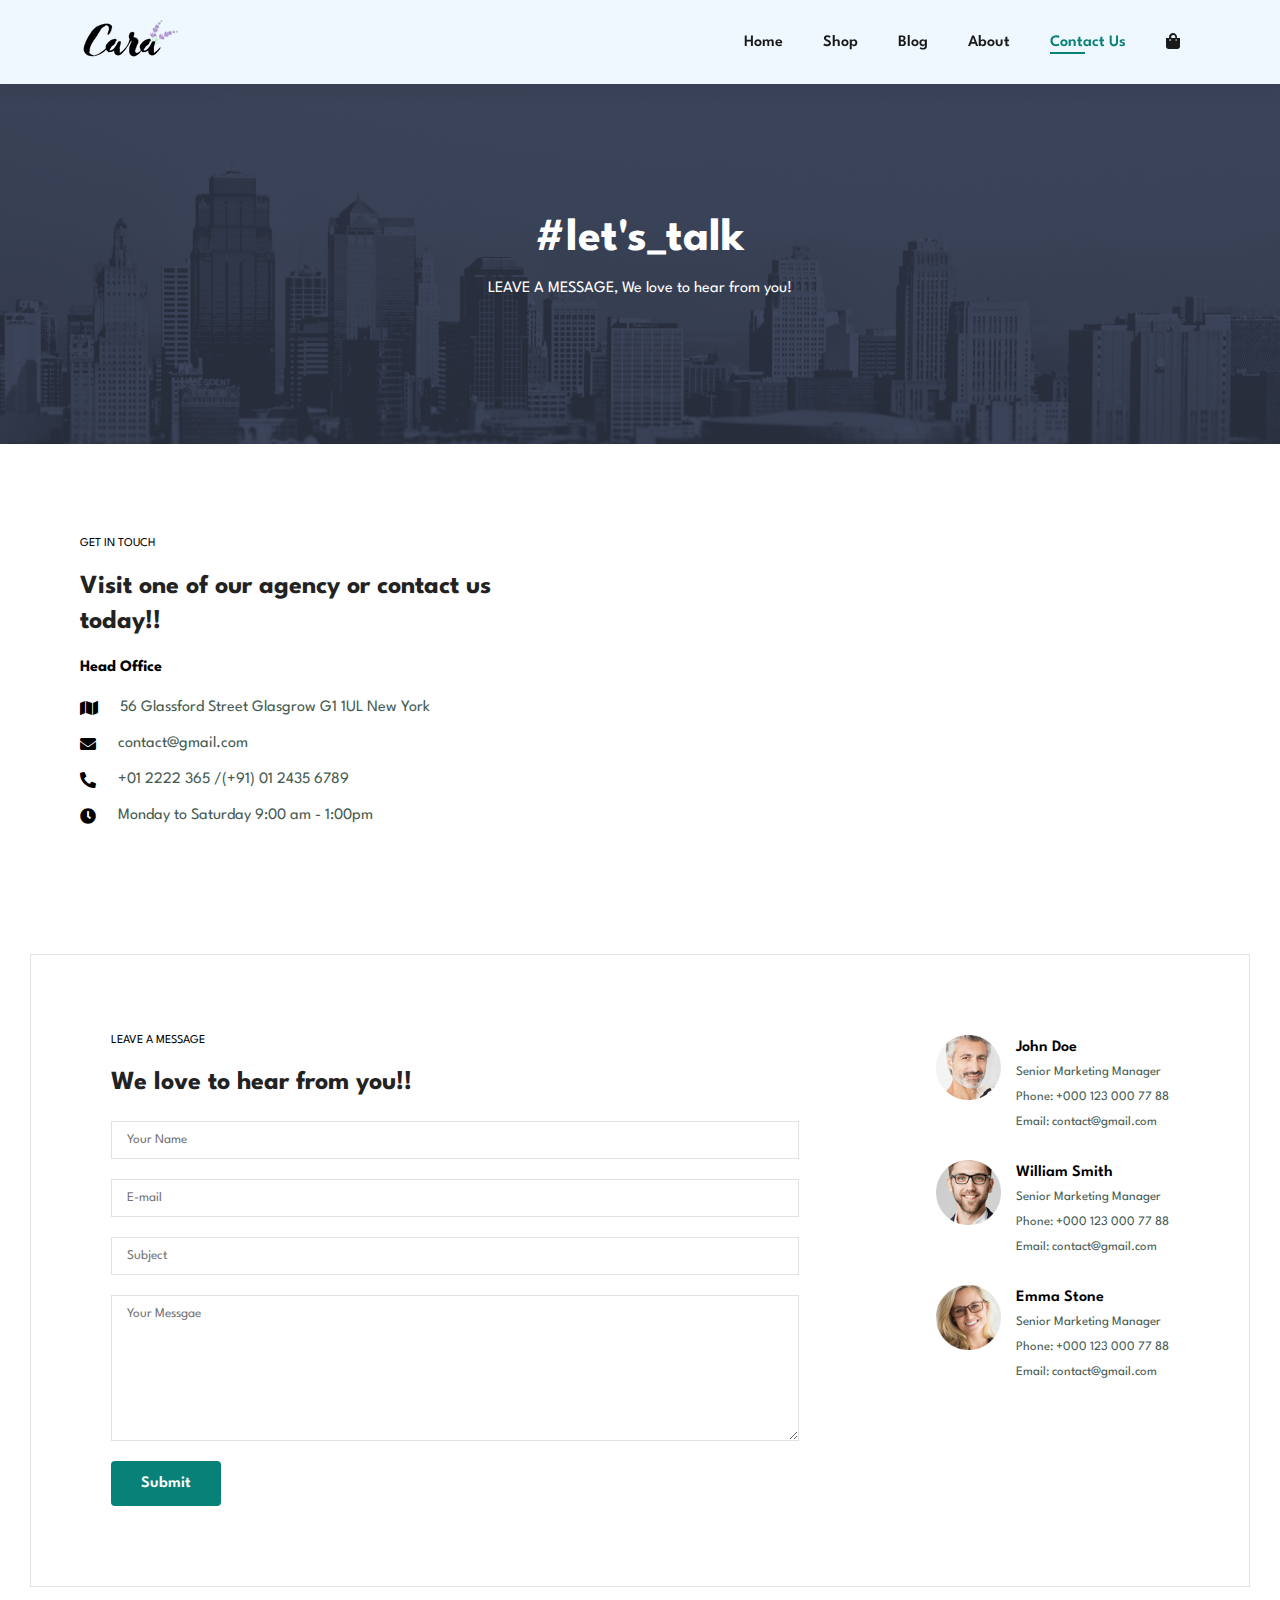
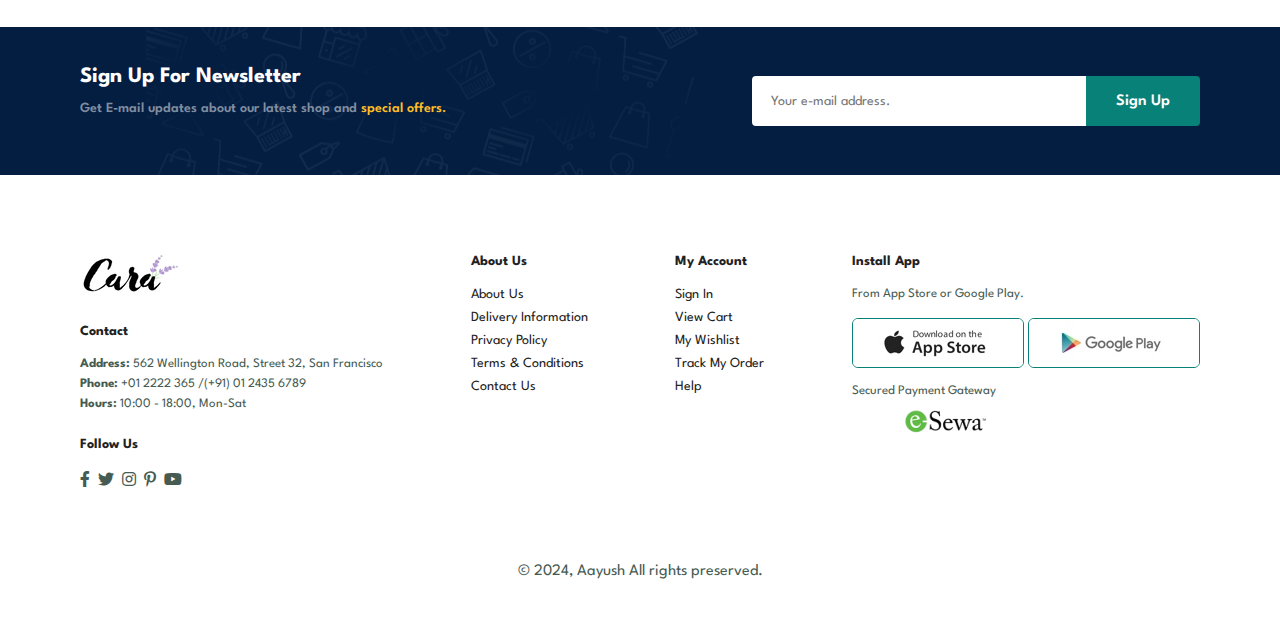
<file: contact.html>
<!DOCTYPE html>
<html lang="en">
<head>
    <meta charset="UTF-8">
    <meta name="viewport" content="width=device-width, initial-scale=1.0">
    <title>E-commerce website</title>
    <link rel="stylesheet" href="style.css">
    <link rel="stylesheet" href="https://use.fontawesome.com/releases/v5.15.4/css/all.css">
</head>
<body>
    
     <section id="header">
        <a href="#"><img src="img/logo.png" class="logo" alt=""></a>
        <div>
            <ul id="navbar">
                <li><a  href="index.html">Home</a></li>
                <li><a  href="shop.html">Shop</a></li>
                <li><a  href="blog.html">Blog</a></li>
                <li><a  href="about.html">About</a></li>
                <li><a class="active" href="contact.html">Contact Us</a></li>
                <li><a href="cart.html"><i class="fa fa-shopping-bag" ></i></a></li>
            </ul>
        </div>
     </section>
      
     <section id="page-header" class="about-header">
        <h2>#let's_talk</h2>
        <p>LEAVE A MESSAGE, We love to hear from you!</p>
     </section>

     <section id="contact-details" class="section-p1">
        <div class="details">
            <span>GET IN TOUCH</span>
            <h2>Visit one of our agency or contact us today!!</h2>
            <h3>Head Office</h3>
            <div>
                <li>
                    <i class="fa fa-map"></i>
                    <p>56 Glassford Street Glasgrow G1 1UL New York</p>
                </li>
                <li>
                    <i class="fa fa-envelope"></i>
                    <p>contact@gmail.com</p>
                </li>
                <li>
                    <i class="fa fa-phone-alt"></i>
                    <p>+01 2222 365 /(+91) 01 2435 6789</p>
                </li>
                <li>
                    <i class="fa fa-clock"></i>
                    <p>Monday to Saturday 9:00 am - 1:00pm</p>
                </li>
            </div>
        </div>
        <div class="map">
            <iframe src="https://www.google.com/maps/embed?pb=!1m18!1m12!1m3!1d2469.687034842525!2d-1.2570928238564907!3d51.757046192435915!2m3!1f0!2f0!3f0!3m2!1i1024!2i768!4f13.1!3m3!1m2!1s0x4876c6a9ef8c485b%3A0xd2ff1883a001afed!2z4KSF4KSV4KWN4KS44KSr4KWL4KSw4KWN4KShIOCkteCkv-CktuCljeCkteCkteCkv-CkpuCljeCkr-CkvuCksuCkrw!5e0!3m2!1sne!2snp!4v1721830569511!5m2!1sne!2snp"
             width="600" height="450" style="border:0;" allowfullscreen="" loading="lazy" referrerpolicy="no-referrer-when-downgrade"></iframe>
        </div>
     </section>

     <section id="form-detail">
        <form action="">
            <span>LEAVE A MESSAGE</span>
            <h2>We love to hear from you!!</h2>
            <input type="text" placeholder="Your Name">
            <input type="text" placeholder="E-mail">
            <input type="text" placeholder="Subject">
            <textarea name="" id="" cols="30" rows="10" placeholder="Your Messgae"></textarea>
            <button class="normal">Submit</button>
        </form>

        <div class="people">
            <div>
                <img src="img/people/1.png" alt="">
                <p><span>John Doe</span> Senior Marketing Manager <br> Phone: +000 123 000 77 88 <br> Email: contact@gmail.com</p>
            </div>
            <div>
                <img src="img/people/2.png" alt="">
                <p><span>William Smith</span> Senior Marketing Manager <br> Phone: +000 123 000 77 88 <br> Email: contact@gmail.com</p>
            </div>
            <div>
                <img src="img/people/3.png" alt="">
                <p><span>Emma Stone</span> Senior Marketing Manager <br> Phone: +000 123 000 77 88 <br> Email: contact@gmail.com</p>
            </div>
        </div>
     </section>

     <section id="newsletter" class="section-p1 section-m1">
        <div class="newstext">
            <h4>Sign Up For Newsletter</h4>
            <p>Get E-mail updates about our latest shop and <span>special offers.</span></p>
        </div>
        <div class="form">
           <input type="text" placeholder="Your e-mail address.">
           <button class="normal">Sign Up</button>
        </div>
       </section>

   <footer class="section-p1">
    <div class="col">
        <img class="logo" src="img/logo.png" alt="">
        <h4>Contact</h4>
        <p> <strong>Address:</strong> 562 Wellington Road, Street 32, San Francisco</p>
        <p> <strong>Phone:</strong> +01 2222 365 /(+91) 01 2435 6789</p>
        <p> <strong>Hours:</strong> 10:00 - 18:00, Mon-Sat</p>
        <div class="follow">
            <h4>Follow Us</h4>
            <div class="icons">
                <i class="fab fa-facebook-f"></i>
                <i class="fab fa-twitter"></i>
                <i class="fab fa-instagram"></i>
                <i class="fab fa-pinterest-p"></i>
                <i class="fab fa-youtube"></i>
            </div>
        </div>
    </div>
    <div class="col">
        <h4>About Us</h4>
        <a href="#">About Us</a>
        <a href="#">Delivery Information</a>
        <a href="#">Privacy Policy</a>
        <a href="#">Terms & Conditions</a>
        <a href="#">Contact Us</a>
    </div>
        <div class="col">
        <h4>My Account</h4>
        <a href="#">Sign In</a>
        <a href="#">View Cart</a>
        <a href="#">My Wishlist</a>
        <a href="#">Track My Order</a>
        <a href="#">Help</a>
        </div>
    <div class="col install">
        <h4>Install App</h4>
        <p>From App Store or Google Play.</p>
        <div class="row">
          <img src="img/pay/app.jpg" alt="">
          <img src="img/pay/play.jpg" alt="">
        </div>
        <p>Secured Payment Gateway</p>
        <img class="esewa" src="img/e_sewa.png" alt="">
    </div>
     
   </footer>
   <div class="copyright">
    <p>&copy 2024, Aayush All rights preserved.</p>
</div>
    <script scr="script.js"></script>
</body>
</html>
</file>
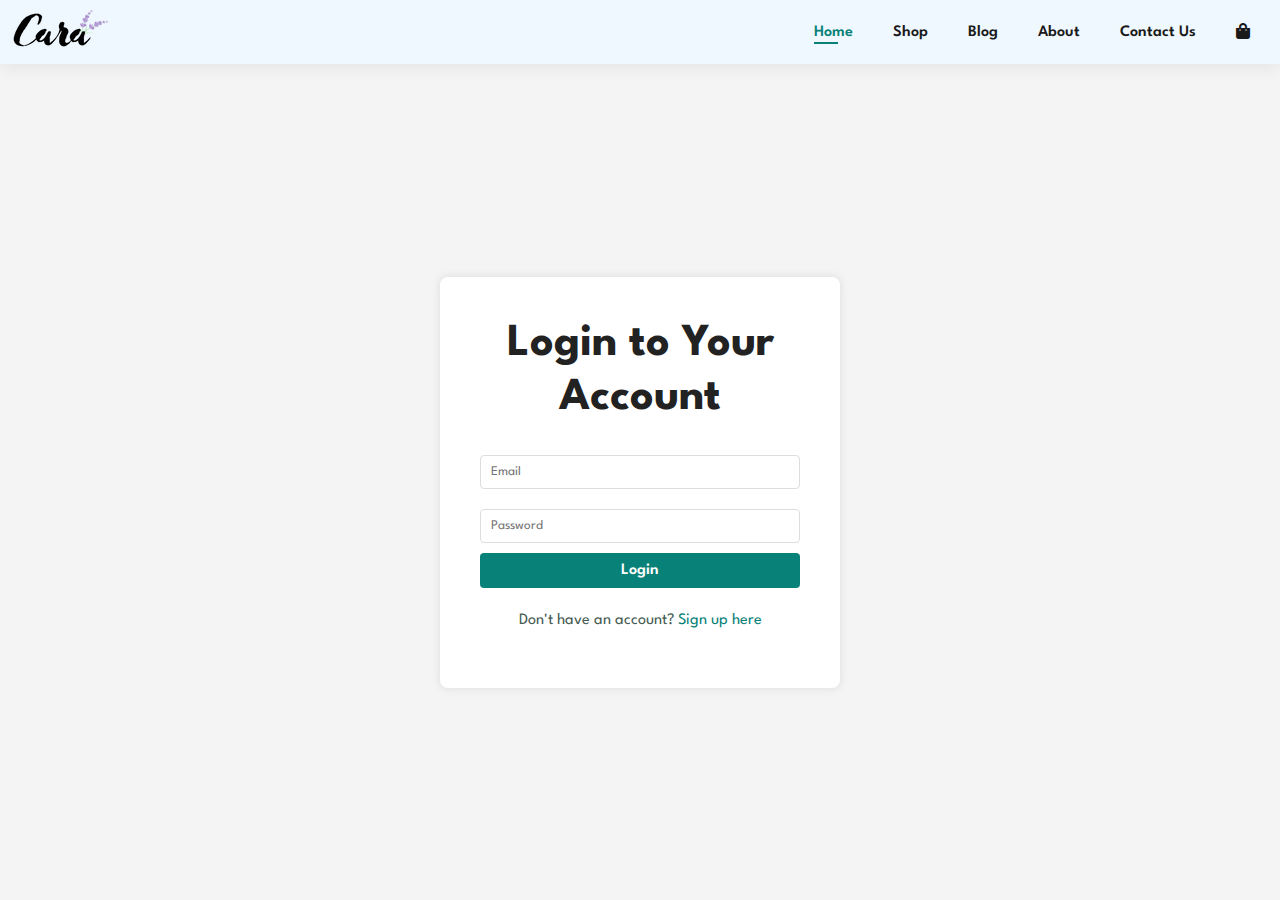
<file: login.html>
<!DOCTYPE html>
<html lang="en">
<head>
    <meta charset="UTF-8">
    <meta name="viewport" content="width=device-width, initial-scale=1.0">
    <title>Login - E-commerce Website</title>
    <link rel="stylesheet" href="style.css">
    <link rel="stylesheet" href="https://use.fontawesome.com/releases/v5.15.4/css/all.css">
    <style>
        body {
            font-family: Arial, sans-serif;
            background-color: #f4f4f4;
            margin: 0;
            display: flex;
            flex-direction: column;
            min-height: 100vh;
        }
        #header {
            width: 100%;
            background-color: aliceblue;
            padding: 10px;
        }
        main {
            display: flex;
            flex-grow: 1;
            justify-content: center;
            align-items: center;
        }
        .login-container {
            background-color: white;
            padding: 40px;
            box-shadow: 0 0 10px rgba(0, 0, 0, 0.1);
            border-radius: 8px;
            width: 100%;
            max-width: 400px;
            display: flex;
            flex-direction: column;
            justify-content: center;
            align-items: center;
        }
        .login-container h2 {
            text-align: center;
            margin-bottom: 20px;
        }
        .login-container input[type="email"],
        .login-container input[type="password"] {
            width: 100%;
            padding: 10px;
            margin: 10px 0;
            border: 1px solid #ddd;
            border-radius: 4px;
        }
        .login-container button {
            width: 100%;
            padding: 10px;
            background-color: #ff523b;
            color: white;
            border: none;
            border-radius: 4px;
            cursor: pointer;
            font-size: 16px;
        }
        .login-container button:hover {
            background-color: #1e9ae6;
        }
        .login-container .signup-link {
            text-align: center;
            margin-top: 10px;
        }
        .login-container .signup-link a {
            color: #088178;
            text-decoration: none;
        }
        .login-container .signup-link a:hover {
            text-decoration: underline;
        }
        .login-container button {
            background-color: #088178;
        }
    </style>
</head>
<body>
    <section id="header">
        <a href="#"><img src="img/logo.png" class="logo" alt=""></a>
        <div>
            <ul id="navbar">
                <li><a class="active" href="index.html">Home</a></li>
                <li><a href="shop.html">Shop</a></li>
                <li><a href="blog.html">Blog</a></li>
                <li><a href="about.html">About</a></li>
                <li><a href="contact.html">Contact Us</a></li>
                <li><a href="cart.html"><i class="fa fa-shopping-bag" ></i></a></li>
            </ul>
        </div>
    </section>
      
    <main>
        <div class="login-container">
            <h2>Login to Your Account</h2>
            <form action="validate_login.php" method="POST">
                <input type="email" name="email" placeholder="Email" required>
                <input type="password" name="password" placeholder="Password" required>
                <button class="normal" type="submit">Login</button>
            </form>
            <div class="signup-link">
                <p>Don't have an account? <a href="signup.html">Sign up here</a></p>
            </div>
        </div>
    </main>

</body>
</html>
</file>
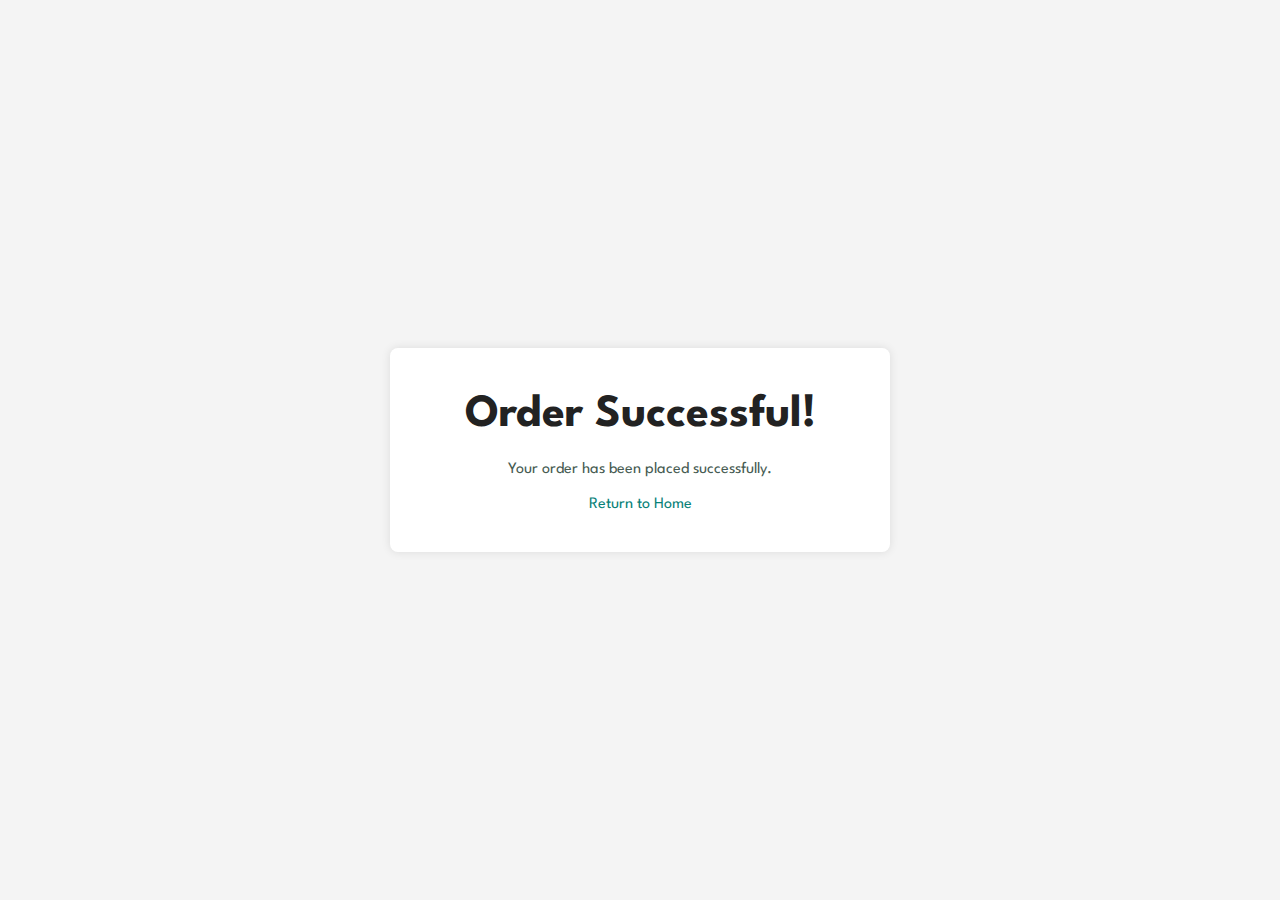
<file: order_sucessful.html>
<!DOCTYPE html>
<html lang="en">
<head>
    <meta charset="UTF-8">
    <meta name="viewport" content="width=device-width, initial-scale=1.0">
    <title>Order Successful - E-commerce Website</title>
    <link rel="stylesheet" href="style.css">
    <style>
        body {
            font-family: Arial, sans-serif;
            display: flex;
            flex-direction: column;
            justify-content: center;
            align-items: center;
            min-height: 100vh;
            margin: 0;
            background-color: #f4f4f4;
        }
        .message-container {
            background-color: white;
            padding: 40px;
            box-shadow: 0 0 10px rgba(0, 0, 0, 0.1);
            border-radius: 8px;
            text-align: center;
            width: 100%;
            max-width: 500px;
        }
        .message-container h2 {
            margin-bottom: 20px;
        }
        .message-container p {
            margin-bottom: 20px;
        }
        .message-container a {
            color: #088178;
            text-decoration: none;
        }
        .message-container a:hover {
            text-decoration: underline;
        }
    </style>
</head>
<body>
    <div class="message-container">
        <h2>Order Successful!</h2>
        <p>Your order has been placed successfully.</p>
        <a href="index.html">Return to Home</a>
    </div>
</body>
</html>
</file>
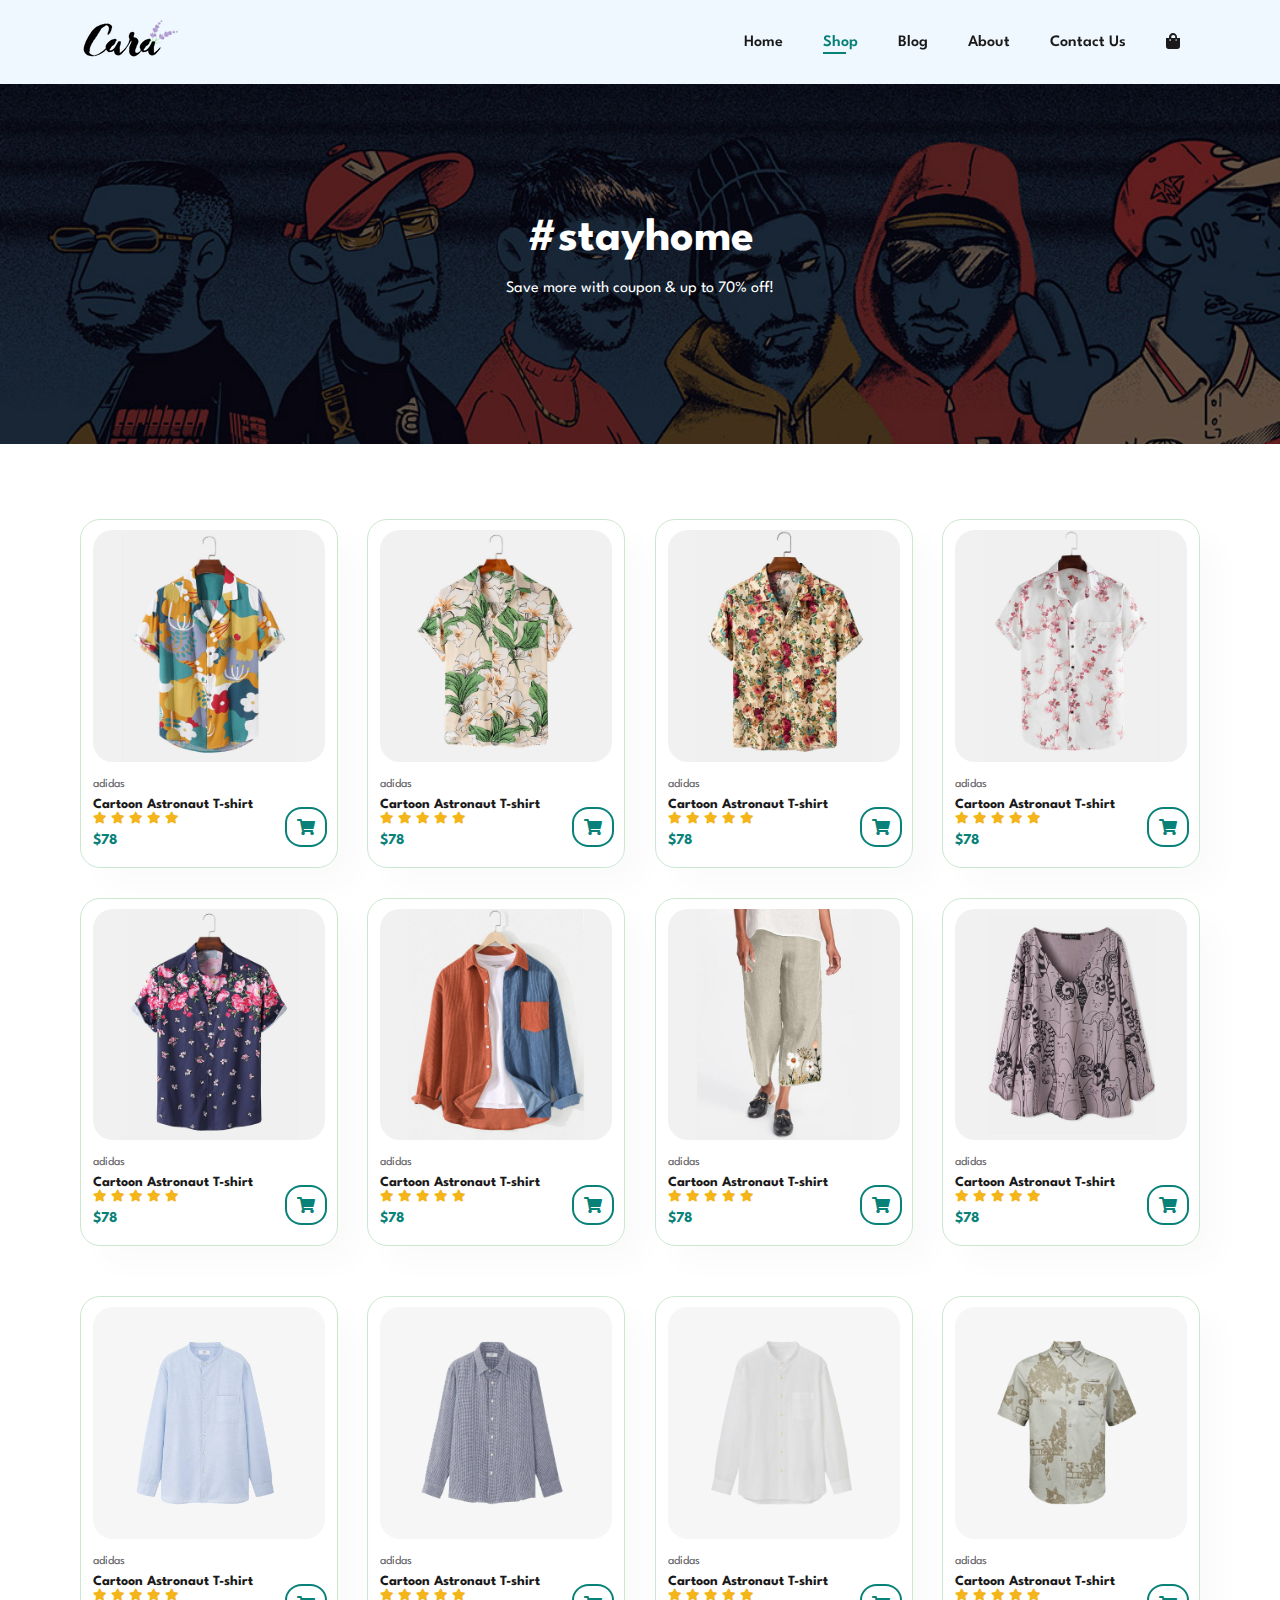
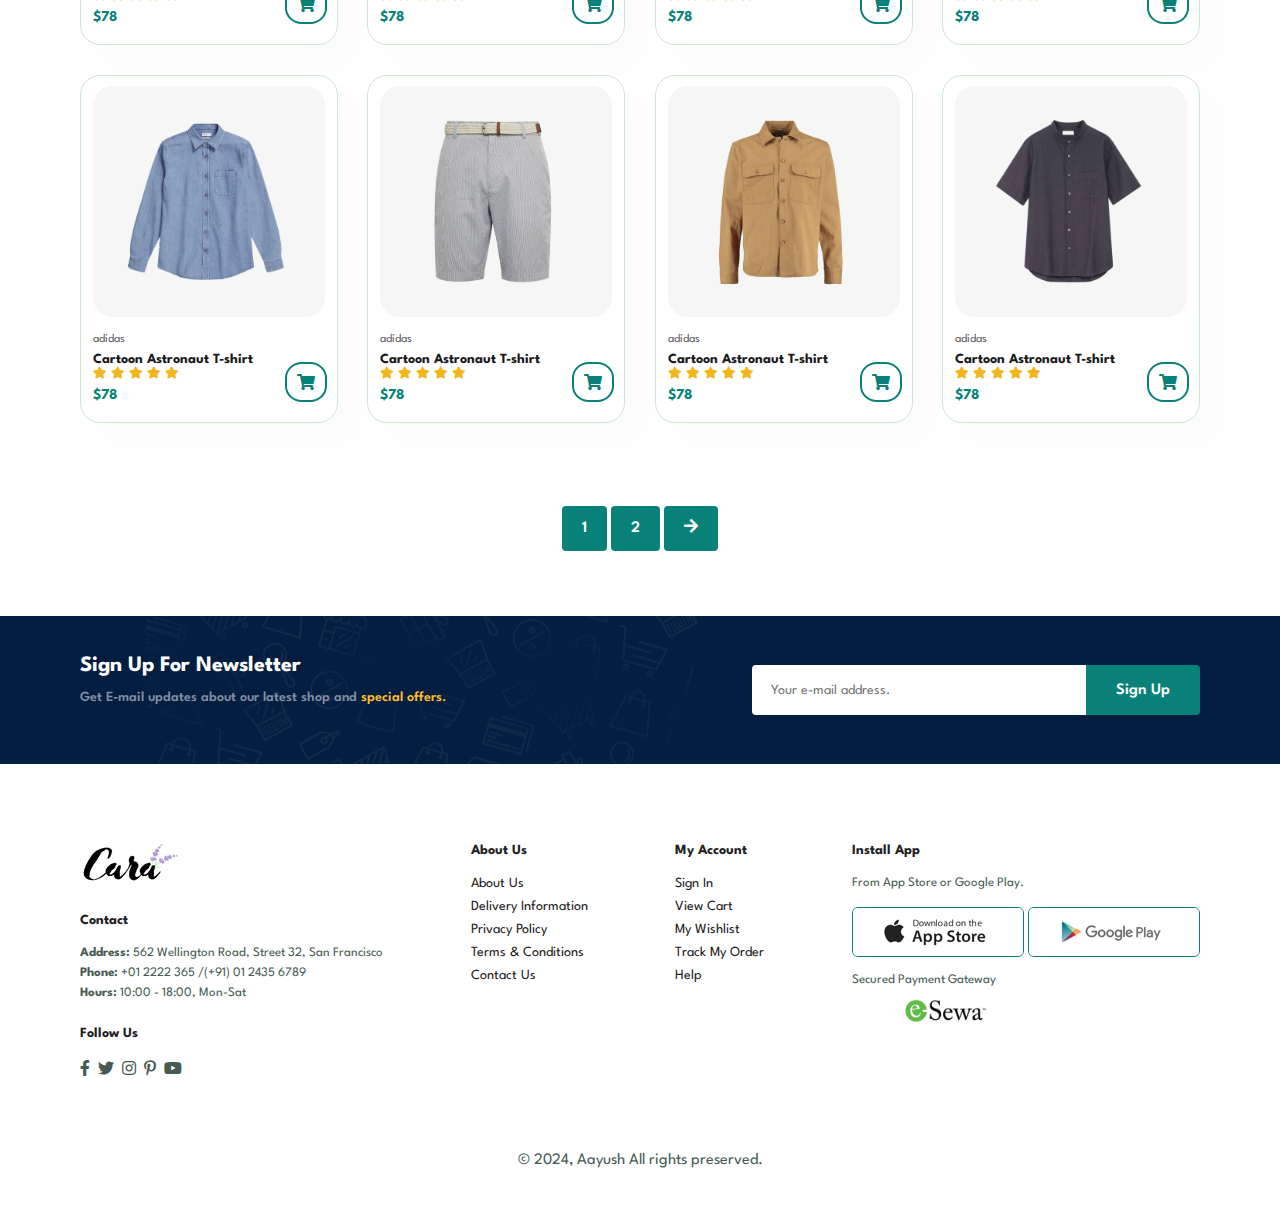
<file: shop.html>
<!DOCTYPE html>
<html lang="en">
<head>
    <meta charset="UTF-8">
    <meta name="viewport" content="width=device-width, initial-scale=1.0">
    <title>E-commerce website</title>
    <link rel="stylesheet" href="style.css">
    <link rel="stylesheet" href="https://use.fontawesome.com/releases/v5.15.4/css/all.css">
</head>
<body>
    
     <section id="header">
        <a href="#"><img src="img/logo.png" class="logo" alt=""></a>
        <div>
            <ul id="navbar">
                <li><a  href="index.html">Home</a></li>
                <li><a class="active" href="shop.html">Shop</a></li>
                <li><a href="blog.html">Blog</a></li>
                <li><a href="about.html">About</a></li>
                <li><a href="contact.html">Contact Us</a></li>
                <li><a href="cart.html"><i class="fa fa-shopping-bag" ></i></a></li>
            </ul>
        </div>
     </section>
      
     <section id="page-header">
        <h2>#stayhome</h2>
        <p>Save more with coupon & up to 70% off!</p>
     </section>

     <section id="product1" class="section-p1">
        <div class="pro-container">
            <div class="pro" onclick="window.location.href='sproduct.html';">
                <img src="img/product/f1.jpg" alt="">
                <div class="des">
                    <span>adidas</span>
                    <h5>Cartoon Astronaut T-shirt</h5>
                    <div class="star">
                        <i class="fas fa-star"></i>
                        <i class="fas fa-star"></i>
                        <i class="fas fa-star"></i>
                        <i class="fas fa-star"></i>
                        <i class="fas fa-star"></i>
                    </div>
                    <h4>$78</h4>
                </div>
                <a href="#"><i class="fa fa-shopping-cart cart"></i></a>
            </div>
            <div class="pro" onclick="window.location.href='sproduct.html';">
              <img src="img/product/f2.jpg" alt="">
              <div class="des">
                  <span>adidas</span>
                  <h5>Cartoon Astronaut T-shirt</h5>
                  <div class="star">
                      <i class="fas fa-star"></i>
                      <i class="fas fa-star"></i>
                      <i class="fas fa-star"></i>
                      <i class="fas fa-star"></i>
                      <i class="fas fa-star"></i>
                  </div>
                  <h4>$78</h4>
              </div>
              <a href="#"><i class="fa fa-shopping-cart cart"></i></a>
          </div>
          <div class="pro" onclick="window.location.href='sproduct.html';">
            <img src="img/product/f3.jpg" alt="">
            <div class="des">
                <span>adidas</span>
                <h5>Cartoon Astronaut T-shirt</h5>
                <div class="star">
                    <i class="fas fa-star"></i>
                    <i class="fas fa-star"></i>
                    <i class="fas fa-star"></i>
                    <i class="fas fa-star"></i>
                    <i class="fas fa-star"></i>
                </div>
                <h4>$78</h4>
            </div>
            <a href="#"><i class="fa fa-shopping-cart cart"></i></a>
        </div>
        <div class="pro" onclick="window.location.href='sproduct.html';">
          <img src="img/product/f4.jpg" alt="">
          <div class="des">
              <span>adidas</span>
              <h5>Cartoon Astronaut T-shirt</h5>
              <div class="star">
                  <i class="fas fa-star"></i>
                  <i class="fas fa-star"></i>
                  <i class="fas fa-star"></i>
                  <i class="fas fa-star"></i>
                  <i class="fas fa-star"></i>
              </div>
              <h4>$78</h4>
          </div>
          <a href="#"><i class="fa fa-shopping-cart cart"></i></a>
      </div>
      <div class="pro" onclick="window.location.href='sproduct.html';">
        <img src="img/product/f5.jpg" alt="">
        <div class="des">
            <span>adidas</span>
            <h5>Cartoon Astronaut T-shirt</h5>
            <div class="star">
                <i class="fas fa-star"></i>
                <i class="fas fa-star"></i>
                <i class="fas fa-star"></i>
                <i class="fas fa-star"></i>
                <i class="fas fa-star"></i>
            </div>
            <h4>$78</h4>
        </div>
        <a href="#"><i class="fa fa-shopping-cart cart"></i></a>
    </div>
    <div class="pro" onclick="window.location.href='sproduct.html';">
      <img src="img/product/f6.jpg" alt="">
      <div class="des">
          <span>adidas</span>
          <h5>Cartoon Astronaut T-shirt</h5>
          <div class="star">
              <i class="fas fa-star"></i>
              <i class="fas fa-star"></i>
              <i class="fas fa-star"></i>
              <i class="fas fa-star"></i>
              <i class="fas fa-star"></i>
          </div>
          <h4>$78</h4>
      </div>
      <a href="#"><i class="fa fa-shopping-cart cart"></i></a>
  </div>
  <div class="pro" onclick="window.location.href='sproduct.html';">
    <img src="img/product/f7.jpg" alt="">
    <div class="des">
        <span>adidas</span>
        <h5>Cartoon Astronaut T-shirt</h5>
        <div class="star">
            <i class="fas fa-star"></i>
            <i class="fas fa-star"></i>
            <i class="fas fa-star"></i>
            <i class="fas fa-star"></i>
            <i class="fas fa-star"></i>
        </div>
        <h4>$78</h4>
    </div>
    <a href="#"><i class="fa fa-shopping-cart cart"></i></a>
</div>
<div class="pro" onclick="window.location.href='sproduct.html';">
  <img src="img/product/f8.jpg" alt="">
  <div class="des">
      <span>adidas</span>
      <h5>Cartoon Astronaut T-shirt</h5>
      <div class="star">
          <i class="fas fa-star"></i>
          <i class="fas fa-star"></i>
          <i class="fas fa-star"></i>
          <i class="fas fa-star"></i>
          <i class="fas fa-star"></i>
      </div>
      <h4>$78</h4>
  </div>
  <a href="#"><i class="fa fa-shopping-cart cart"></i></a>
</div>
      <div class="pro-container">
          <div class="pro" onclick="window.location.href='sproduct.html';">
              <img src="img/product/n1.jpg" alt="">
              <div class="des">
                  <span>adidas</span>
                  <h5>Cartoon Astronaut T-shirt</h5>
                  <div class="star">
                      <i class="fas fa-star"></i>
                      <i class="fas fa-star"></i>
                      <i class="fas fa-star"></i>
                      <i class="fas fa-star"></i>
                      <i class="fas fa-star"></i>
                  </div>
                  <h4>$78</h4>
              </div>
              <a href="#"><i class="fa fa-shopping-cart cart"></i></a>
          </div>
          <div class="pro" onclick="window.location.href='sproduct.html';">
            <img src="img/product/n2.jpg" alt="">
            <div class="des">
                <span>adidas</span>
                <h5>Cartoon Astronaut T-shirt</h5>
                <div class="star">
                    <i class="fas fa-star"></i>
                    <i class="fas fa-star"></i>
                    <i class="fas fa-star"></i>
                    <i class="fas fa-star"></i>
                    <i class="fas fa-star"></i>
                </div>
                <h4>$78</h4>
            </div>
            <a href="#"><i class="fa fa-shopping-cart cart"></i></a>
        </div>
        <div class="pro" onclick="window.location.href='sproduct.html';">
          <img src="img/product/n3.jpg" alt="">
          <div class="des">
              <span>adidas</span>
              <h5>Cartoon Astronaut T-shirt</h5>
              <div class="star">
                  <i class="fas fa-star"></i>
                  <i class="fas fa-star"></i>
                  <i class="fas fa-star"></i>
                  <i class="fas fa-star"></i>
                  <i class="fas fa-star"></i>
              </div>
              <h4>$78</h4>
          </div>
          <a href="#"><i class="fa fa-shopping-cart cart"></i></a>
      </div>
      <div class="pro" onclick="window.location.href='sproduct.html';">
        <img src="img/product/n4.jpg" alt="">
        <div class="des">
            <span>adidas</span>
            <h5>Cartoon Astronaut T-shirt</h5>
            <div class="star">
                <i class="fas fa-star"></i>
                <i class="fas fa-star"></i>
                <i class="fas fa-star"></i>
                <i class="fas fa-star"></i>
                <i class="fas fa-star"></i>
            </div>
            <h4>$78</h4>
        </div>
        <a href="#"><i class="fa fa-shopping-cart cart"></i></a>
    </div>
    <div class="pro" onclick="window.location.href='sproduct.html';">
      <img src="img/product/n5.jpg" alt="">
      <div class="des">
          <span>adidas</span>
          <h5>Cartoon Astronaut T-shirt</h5>
          <div class="star">
              <i class="fas fa-star"></i>
              <i class="fas fa-star"></i>
              <i class="fas fa-star"></i>
              <i class="fas fa-star"></i>
              <i class="fas fa-star"></i>
          </div>
          <h4>$78</h4>
      </div>
      <a href="#"><i class="fa fa-shopping-cart cart"></i></a>
  </div>
  <div class="pro" onclick="window.location.href='sproduct.html';" >
    <img src="img/product/n6.jpg" alt="">
    <div class="des">
        <span>adidas</span>
        <h5>Cartoon Astronaut T-shirt</h5>
        <div class="star">
            <i class="fas fa-star"></i>
            <i class="fas fa-star"></i>
            <i class="fas fa-star"></i>
            <i class="fas fa-star"></i>
            <i class="fas fa-star"></i>
        </div>
        <h4>$78</h4>
    </div>
    <a href="#"><i class="fa fa-shopping-cart cart"></i></a>
</div>
<div class="pro" onclick="window.location.href='sproduct.html';">
  <img src="img/product/n7.jpg" alt="">
  <div class="des">
      <span>adidas</span>
      <h5>Cartoon Astronaut T-shirt</h5>
      <div class="star">
          <i class="fas fa-star"></i>
          <i class="fas fa-star"></i>
          <i class="fas fa-star"></i>
          <i class="fas fa-star"></i>
          <i class="fas fa-star"></i>
      </div>
      <h4>$78</h4>
  </div>
  <a href="#"><i class="fa fa-shopping-cart cart"></i></a>
</div>
<div class="pro" onclick="window.location.href='sproduct.html';">
<img src="img/product/n8.jpg" alt="">
<div class="des">
    <span>adidas</span>
    <h5>Cartoon Astronaut T-shirt</h5>
    <div class="star">
        <i class="fas fa-star"></i>
        <i class="fas fa-star"></i>
        <i class="fas fa-star"></i>
        <i class="fas fa-star"></i>
        <i class="fas fa-star"></i>
    </div>
    <h4>$78</h4>
</div>
<a href="#"><i class="fa fa-shopping-cart cart"></i></a>
</div>
      </div>
   </section>
    
    <section id="pagination" class="section-p1">
        <a href="#">1</a>
        <a href="#">2</a>
        <a href="#"><i class="fa fa-arrow-right"></i></a>
    </section>

   <section id="newsletter" class="section-p1 section-m1">
    <div class="newstext">
        <h4>Sign Up For Newsletter</h4>
        <p>Get E-mail updates about our latest shop and <span>special offers.</span></p>
    </div>
    <div class="form">
       <input type="text" placeholder="Your e-mail address.">
       <button class="normal">Sign Up</button>
    </div>
   </section>

   <footer class="section-p1">
    <div class="col">
        <img class="logo" src="img/logo.png" alt="">
        <h4>Contact</h4>
        <p> <strong>Address:</strong> 562 Wellington Road, Street 32, San Francisco</p>
        <p> <strong>Phone:</strong> +01 2222 365 /(+91) 01 2435 6789</p>
        <p> <strong>Hours:</strong> 10:00 - 18:00, Mon-Sat</p>
        <div class="follow">
            <h4>Follow Us</h4>
            <div class="icons">
                <i class="fab fa-facebook-f"></i>
                <i class="fab fa-twitter"></i>
                <i class="fab fa-instagram"></i>
                <i class="fab fa-pinterest-p"></i>
                <i class="fab fa-youtube"></i>
            </div>
        </div>
    </div>
    <div class="col">
        <h4>About Us</h4>
        <a href="#">About Us</a>
        <a href="#">Delivery Information</a>
        <a href="#">Privacy Policy</a>
        <a href="#">Terms & Conditions</a>
        <a href="#">Contact Us</a>
    </div>
        <div class="col">
        <h4>My Account</h4>
        <a href="#">Sign In</a>
        <a href="#">View Cart</a>
        <a href="#">My Wishlist</a>
        <a href="#">Track My Order</a>
        <a href="#">Help</a>
        </div>
    <div class="col install">
        <h4>Install App</h4>
        <p>From App Store or Google Play.</p>
        <div class="row">
          <img src="img/pay/app.jpg" alt="">
          <img src="img/pay/play.jpg" alt="">
        </div>
        <p>Secured Payment Gateway</p>
        <img class="esewa" src="img/e_sewa.png" alt="">
    </div>
     
   </footer>
   <div class="copyright">
    <p>&copy 2024, Aayush All rights preserved.</p>
</div>
    <script scr="script.js"></script>
</body>
</html>
</file>
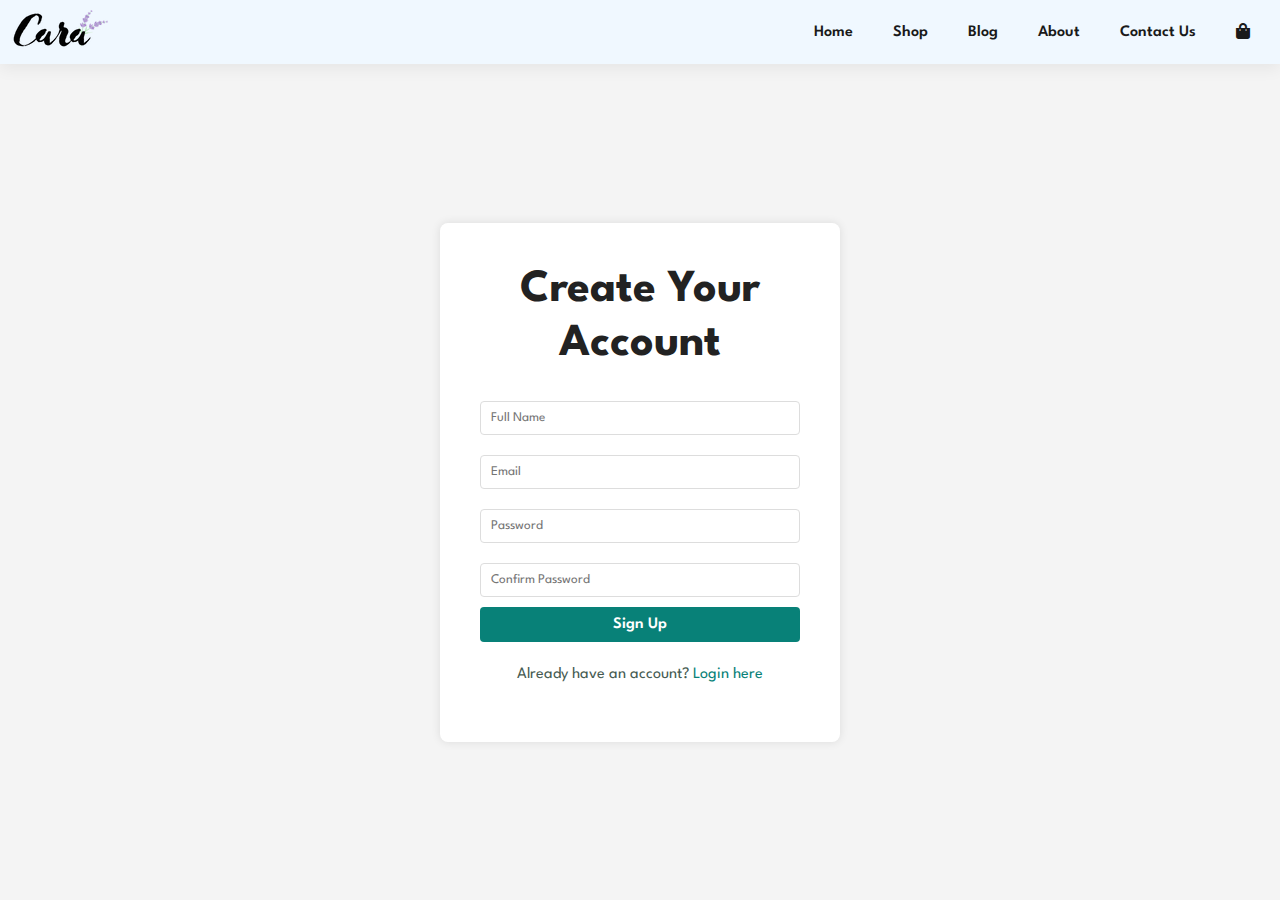
<file: signup.html>
<!DOCTYPE html>
<html lang="en">
<head>
    <meta charset="UTF-8">
    <meta name="viewport" content="width=device-width, initial-scale=1.0">
    <title>Signup - E-commerce Website</title>
    <link rel="stylesheet" href="style.css">
    <link rel="stylesheet" href="https://use.fontawesome.com/releases/v5.15.4/css/all.css">
    <style>
        body {
            font-family: Arial, sans-serif;
            background-color: #f4f4f4;
            margin: 0;
            display: flex;
            flex-direction: column;
            min-height: 100vh;
        }
        #header {
            width: 100%;
            background-color: aliceblue;
            padding: 10px;
        }
        main {
            display: flex;
            flex-grow: 1;
            justify-content: center;
            align-items: center;
        }
        .signup-container {
            background-color: white;
            padding: 40px;
            box-shadow: 0 0 10px rgba(0, 0, 0, 0.1);
            border-radius: 8px;
            width: 100%;
            max-width: 400px;
            display: flex;
            flex-direction: column;
            justify-content: center;
            align-items: center;
        }
        .signup-container h2 {
            text-align: center;
            margin-bottom: 20px;
        }
        .signup-container input[type="text"],
        .signup-container input[type="email"],
        .signup-container input[type="password"] {
            width: 100%;
            padding: 10px;
            margin: 10px 0;
            border: 1px solid #ddd;
            border-radius: 4px;
        }
        .signup-container button {
            width: 100%;
            padding: 10px;
            background-color: #088178;
            color: white;
            border: none;
            border-radius: 4px;
            cursor: pointer;
            font-size: 16px;
        }
        .signup-container button:hover {
            background-color: #066e63;
        }
        .signup-container .login-link {
            text-align: center;
            margin-top: 10px;
        }
        .signup-container .login-link a {
            color: #088178;
            text-decoration: none;
        }
        .signup-container .login-link a:hover {
            text-decoration: underline;
        }
    </style>
</head>
<body>
    <section id="header">
        <a href="#"><img src="img/logo.png" class="logo" alt=""></a>
        <div>
            <ul id="navbar">
                <li><a href="index.html">Home</a></li>
                <li><a href="shop.html">Shop</a></li>
                <li><a href="blog.html">Blog</a></li>
                <li><a href="about.html">About</a></li>
                <li><a href="contact.html">Contact Us</a></li>
                <li><a href="cart.html"><i class="fa fa-shopping-bag"></i></a></li>
            </ul>
        </div>
    </section>
      
    <main>
        <div class="signup-container">
            <h2>Create Your Account</h2>
            <form action="validate_signup.php" method="POST">
                <input type="text" name="name" placeholder="Full Name" required>
                <input type="email" name="email" placeholder="Email" required>
                <input type="password" name="password" placeholder="Password" required>
                <input type="password" name="confirm_password" placeholder="Confirm Password" required>
                <button class="normal" type="submit">Sign Up</button>
            </form>
            <div class="login-link">
                <p>Already have an account? <a href="login.html">Login here</a></p>
            </div>
        </div>
    </main>

</body>
</html>
</file>
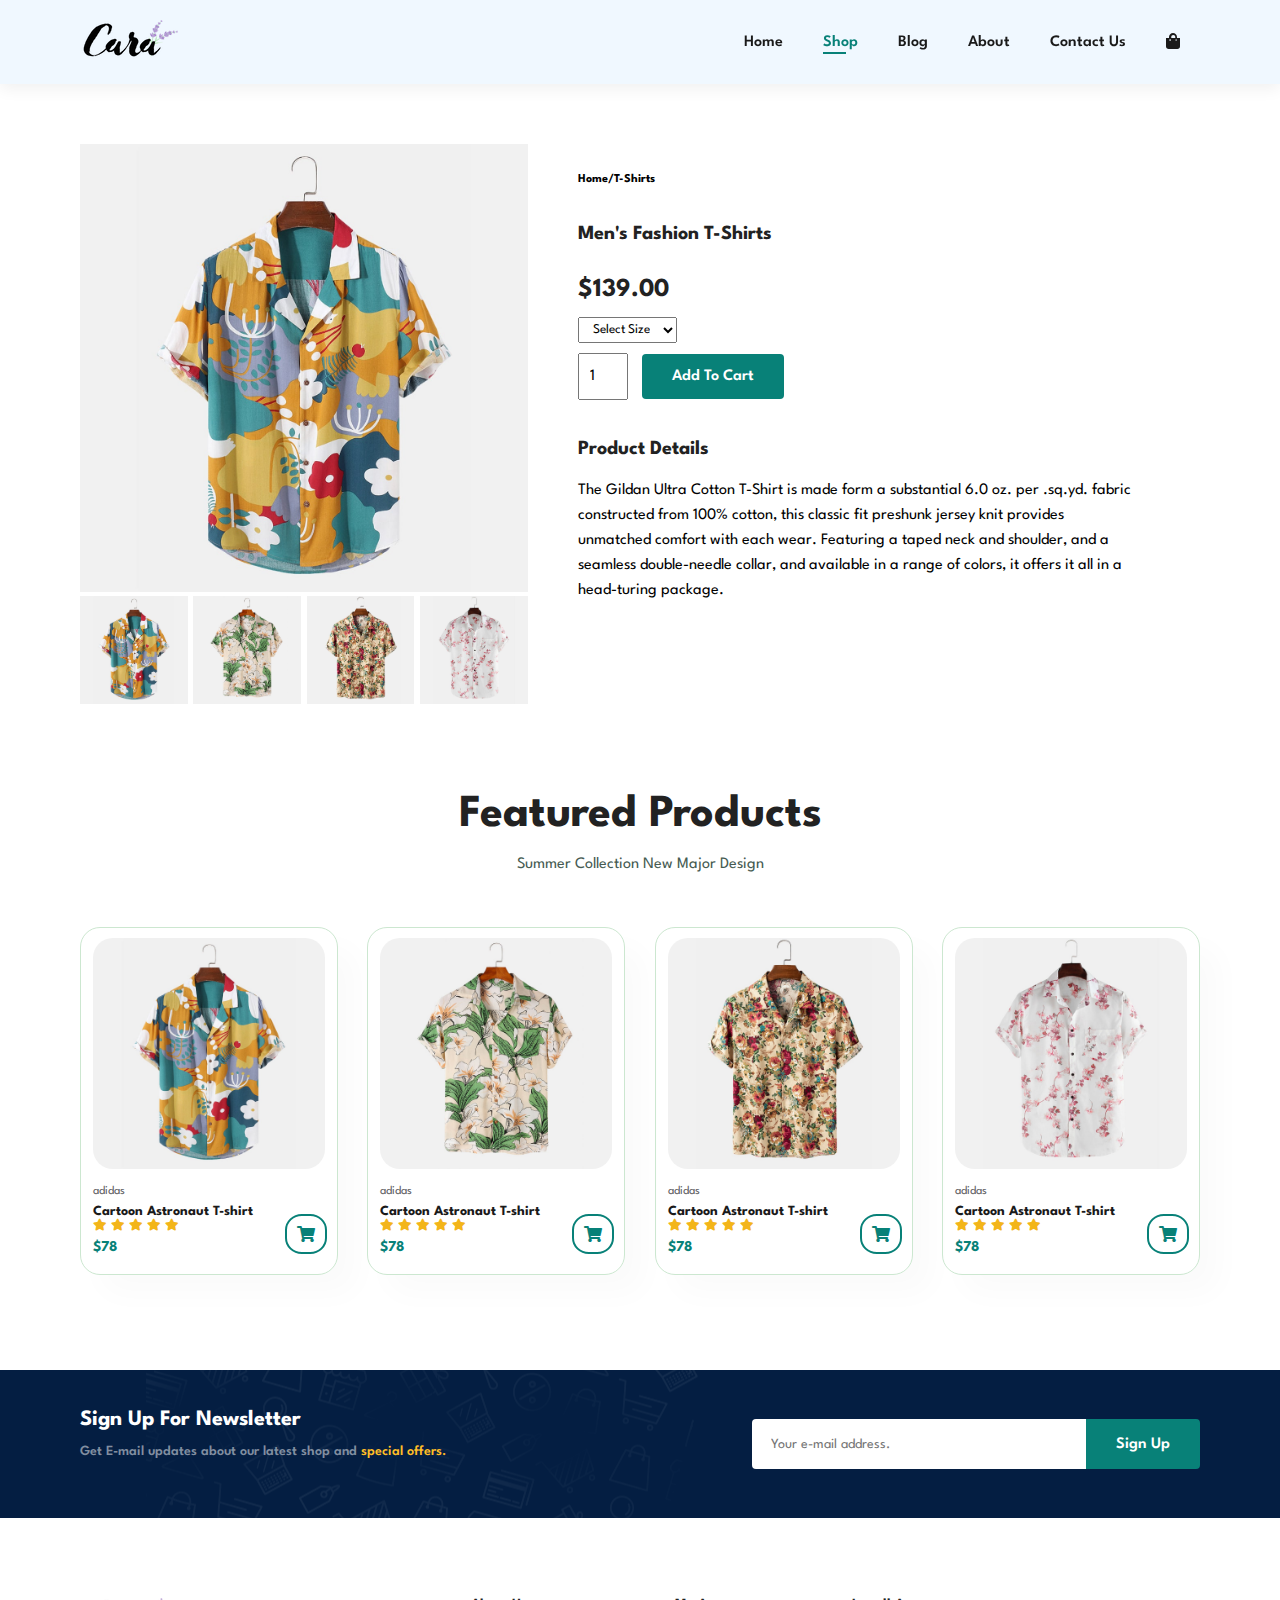
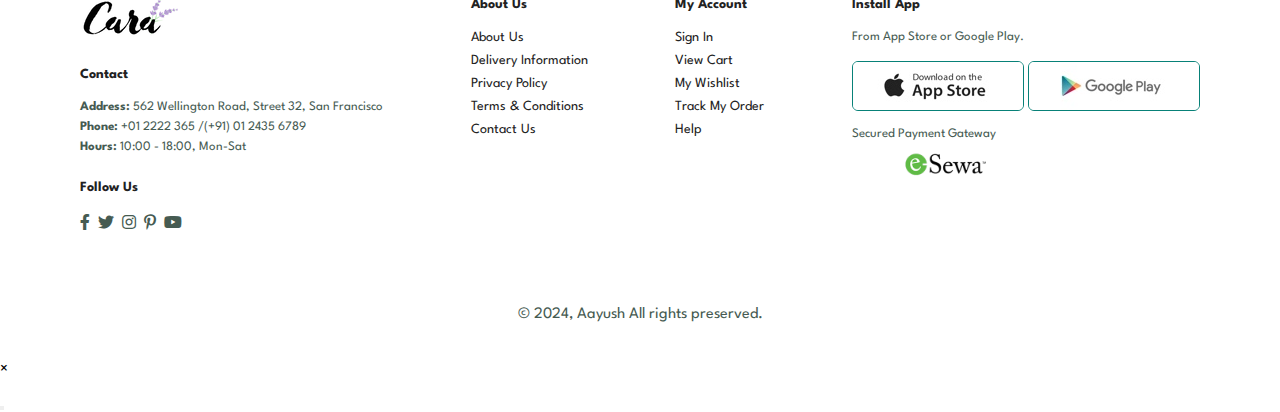
<file: sproduct.html>
<!DOCTYPE html>
<html lang="en">
<head>
    <meta charset="UTF-8">
    <meta name="viewport" content="width=device-width, initial-scale=1.0">
    <title>E-commerce website</title>
    <link rel="stylesheet" href="style.css">
    <link rel="stylesheet" href="https://use.fontawesome.com/releases/v5.15.4/css/all.css">
    <style>
        /* Additional styling for cart items */
        #cart table {
            width: 100%;
            border-collapse: collapse;
        }
        #cart table th, #cart table td {
            border: 1px solid #ddd;
            padding: 8px;
        }
        #cart table th {
            background-color: #f4f4f4;
        }
        .remove-btn {
            cursor: pointer;
            color: red;
            font-size: 20px;
        }
        .remove-btn:hover {
            color: darkred;
        }
        /* Styling for the success message */
        .success-message {
            display: none;
            padding: 10px;
            background-color: #d4edda;
            color: #155724;
            border: 1px solid #c3e6cb;
            border-radius: 5px;
            margin: 10px 0;
        }
    </style>
</head>
<body>

    <section id="header">
        <a href="#"><img src="img/logo.png" class="logo" alt></a>
        <div>
            <ul id="navbar">
                <li><a href="index.html">Home</a></li>
                <li><a class="active" href="shop.html">Shop</a></li>
                <li><a href="blog.html">Blog</a></li>
                <li><a href="about.html">About</a></li>
                <li><a href="contact.html">Contact Us</a></li>
                <li><a href="cart.html"><i class="fa fa-shopping-bag"></i></a></li>
            </ul>
        </div>
    </section>

    <section id="prodetails" class="section-p1">
        <div class="single-pro-img">
            <img src="img/product/f1.jpg" width="100%" id="main" alt>
            <div class="small-img-group">
                <div class="small-img-col">
                    <img src="img/product/f1.jpg" width="100%" class="small-img" alt>
                </div>
                <div class="small-img-col">
                    <img src="img/product/f2.jpg" width="100%" class="small-img" alt>
                </div>
                <div class="small-img-col">
                    <img src="img/product/f3.jpg" width="100%" class="small-img" alt>
                </div>
                <div class="small-img-col">
                    <img src="img/product/f4.jpg" width="100%" class="small-img" alt>
                </div>
            </div>
        </div>
        <div class="single-pro-detail">
            <h6>Home/T-Shirts</h6>
            <h4>Men's Fashion T-Shirts</h4>
            <h2>$139.00</h2>
            <select>
                <option>Select Size</option>
                <option>XL</option>
                <option>XXL</option>
                <option>Small</option>
                <option>Large</option>
            </select>
            <input type="number" value="1">
            <button class="normal" type="button" id="add-to-cart-btn">Add To Cart</button>
            <h4>Product Details</h4>
            <span>The Gildan Ultra Cotton T-Shirt is made form a substantial 6.0 oz. per
                .sq.yd. fabric constructed from 100% cotton, this classic fit preshunk jersey
                knit provides unmatched comfort with each wear. Featuring a taped neck and
                shoulder, and a seamless double-needle collar, and available in a range of colors,
                it offers it all in a head-turing package. </span>
        </div>
    </section>

    <section id="product1" class="section-p1">
        <h2>Featured Products</h2>
        <p>Summer Collection New Major Design</p>
        <div class="pro-container">
            <div class="pro">
                <img src="img/product/f1.jpg" alt="">
                <div class="des">
                    <span>adidas</span>
                    <h5>Cartoon Astronaut T-shirt</h5>
                    <div class="star">
                        <i class="fas fa-star"></i>
                        <i class="fas fa-star"></i>
                        <i class="fas fa-star"></i>
                        <i class="fas fa-star"></i>
                        <i class="fas fa-star"></i>
                    </div>
                    <h4>$78</h4>
                </div>
                <a href="#"><i class="fa fa-shopping-cart cart"></i></a>
            </div>
            <div class="pro">
                <img src="img/product/f2.jpg" alt="">
                <div class="des">
                    <span>adidas</span>
                    <h5>Cartoon Astronaut T-shirt</h5>
                    <div class="star">
                        <i class="fas fa-star"></i>
                        <i class="fas fa-star"></i>
                        <i class="fas fa-star"></i>
                        <i class="fas fa-star"></i>
                        <i class="fas fa-star"></i>
                    </div>
                    <h4>$78</h4>
                </div>
                <a href="#"><i class="fa fa-shopping-cart cart"></i></a>
            </div>
            <div class="pro">
                <img src="img/product/f3.jpg" alt="">
                <div class="des">
                    <span>adidas</span>
                    <h5>Cartoon Astronaut T-shirt</h5>
                    <div class="star">
                        <i class="fas fa-star"></i>
                        <i class="fas fa-star"></i>
                        <i class="fas fa-star"></i>
                        <i class="fas fa-star"></i>
                        <i class="fas fa-star"></i>
                    </div>
                    <h4>$78</h4>
                </div>
                <a href="#"><i class="fa fa-shopping-cart cart"></i></a>
            </div>
            <div class="pro">
                <img src="img/product/f4.jpg" alt="">
                <div class="des">
                    <span>adidas</span>
                    <h5>Cartoon Astronaut T-shirt</h5>
                    <div class="star">
                        <i class="fas fa-star"></i>
                        <i class="fas fa-star"></i>
                        <i class="fas fa-star"></i>
                        <i class="fas fa-star"></i>
                        <i class="fas fa-star"></i>
                    </div>
                    <h4>$78</h4>
                </div>
                <a href="#"><i class="fa fa-shopping-cart cart"></i></a>
            </div>
        </div>
    </section>

    <section id="newsletter" class="section-p1 section-m1">
        <div class="newstext">
            <h4>Sign Up For Newsletter</h4>
            <p>Get E-mail updates about our latest shop and <span>special offers.</span></p>
        </div>
        <div class="form">
            <input type="text" placeholder="Your e-mail address.">
            <button class="normal">Sign Up</button>
        </div>
    </section>

    <footer class="section-p1">
        <div class="col">
            <img class="logo" src="img/logo.png" alt>
            <h4>Contact</h4>
            <p> <strong>Address:</strong> 562 Wellington Road, Street 32, San Francisco</p>
            <p> <strong>Phone:</strong> +01 2222 365 /(+91) 01 2435 6789</p>
            <p> <strong>Hours:</strong> 10:00 - 18:00, Mon-Sat</p>
            <div class="follow">
                <h4>Follow Us</h4>
                <div class="icons">
                    <i class="fab fa-facebook-f"></i>
                    <i class="fab fa-twitter"></i>
                    <i class="fab fa-instagram"></i>
                    <i class="fab fa-pinterest-p"></i>
                    <i class="fab fa-youtube"></i>
                </div>
            </div>
        </div>
        <div class="col">
            <h4>About Us</h4>
            <a href="#">About Us</a>
            <a href="#">Delivery Information</a>
            <a href="#">Privacy Policy</a>
            <a href="#">Terms & Conditions</a>
            <a href="#">Contact Us</a>
        </div>
        <div class="col">
            <h4>My Account</h4>
            <a href="#">Sign In</a>
            <a href="#">View Cart</a>
            <a href="#">My Wishlist</a>
            <a href="#">Track My Order</a>
            <a href="#">Help</a>
        </div>
        <div class="col install">
            <h4>Install App</h4>
            <p>From App Store or Google Play.</p>
            <div class="row">
                <img src="img/pay/app.jpg" alt>
                <img src="img/pay/play.jpg" alt>
            </div>
            <p>Secured Payment Gateway</p>
            <img class="esewa" src="img/e_sewa.png" alt>
        </div>
    </footer>
    <div class="copyright">
        <p>&copy 2024, Aayush All rights preserved.</p>
    </div>

    <div class="success-message" id="success-message">Product added successfully to the cart!!!</div>

    <div id="modal" class="modal">
        <div class="modal-content">
            <span id="close-modal" class="close">&times;</span>
            <p id="modal-message"></p>
        </div>
    </div>

    <script>
        var Mainimg = document.getElementById("main");
        var smallimg = document.getElementsByClassName("small-img");

        smallimg[0].onclick = function() {
            Mainimg.src = smallimg[0].src;
        }
        smallimg[1].onclick = function() {
            Mainimg.src = smallimg[1].src;
        }
        smallimg[2].onclick = function() {
            Mainimg.src = smallimg[2].src;
        }
        smallimg[3].onclick = function() {
            Mainimg.src = smallimg[3].src;
        }
        const cartItems = JSON.parse(localStorage.getItem('cartItems')) || [];

function addToCart(item) {
    // Check if item is already in the cart
    const existingItemIndex = cartItems.findIndex(cartItem => cartItem.id === item.id);
    if (existingItemIndex !== -1) {
        cartItems[existingItemIndex].quantity += 1;  // Increment quantity if the item is already in the cart
    } else {
        cartItems.push({ ...item, quantity: 1 });
    }
    // Save the cart items to localStorage
    localStorage.setItem('cartItems', JSON.stringify(cartItems));
    alert(`${item.name} added to the cart`);
}
</script>

<!-- Add to cart button example -->
<button onclick="addToCart({ id: 1, name: 'Cartoon Astronaut T-Shirt', price: 118.19, image: 'img/product/f1.jpg' })"> 

    </script>
    <script src="script.js"></script>
</body>
</html>
</file>
<file: style.css>
@import url("https://fonts.googleapis.com/css2?family=Spartan:wght@100;200;300;400;500;600;700;800;900&display=swap");
* {
  margin: 0;
  padding: 0;
  box-sizing: border-box;
  font-family: "Spartan", sans-serif;
}

html {
  scroll-behavior: smooth;
}

/* Global Styles */

h1 {
  font-size: 50px;
  line-height: 64px;
  color: #222;
}

h2 {
  font-size: 46px;
  line-height: 54px;
  color: #222;
}

h4 {
  font-size: 20px;
  color: #222;
}

h6 {
  font-weight: 700;
  font-size: 12px;
}

p {
  font-size: 16px;
  color: #465b52;
  margin: 15px 0 20px 0;
}

.section-p1 {
  padding: 40px 80px;
}

.section-m1 {
  margin: 40px 0;
}

button.normal{
  font-size: 16px;
  font-weight: 600;
  padding: 15px 30px;
  color: #000;
  background-color: #fff;
  border-radius: 4px;
  cursor: pointer;
  border: none;
  outline: none;
  transition: 0.2s;
}

button.white{
  font-size: 13px;
  font-weight: 600;
  padding: 11px 18px;
  color: #fff;
  background-color: transparent;
  cursor: pointer;
  border: 1px solid #fff;
  outline: none;
  transition: 0.2s;
}

body {
  width: 100%;
}

#header{
    display: flex;
    align-items: center;
    justify-content: space-between;
    padding: 20px 80px;
    background-color: aliceblue;
    box-shadow: 0px 5px 15px rgba(0, 0, 0, 0.06);
    z-index: 999;
    position:sticky;
    top:0;
    left:0;
}

#navbar{
    display: flex;
    align-items: center;
    justify-content: center;
}

#navbar li{
    list-style: none;
    padding: 0px 20px;
    position: relative;
}

#navbar li a{
    text-decoration: none;
    font-size: 16px;
    font-weight: 600;
    color: #1a1a1a;
    transition: 0.3s ease;
}

#navbar li a:hover,
#navbar li a.active {
    color: #088178 !important;
}

#navbar li a.active::after,
#navbar li a:hover::after {
    content:"";
    width: 30%;
    height: 2px;
    background: #088178;
    position: absolute;
    bottom: -4px;
    left: 20px;
}

#hero{
    background-image: url(img/hero4.png);
    height: 90vh;
    width: 100%;
    background-size: cover;
    background-position: top 25% right 0;
    padding: 0 80px;
    display: flex;
    flex-direction: column;
    align-items: flex-start;
    justify-content: center;
}

#hero h4{
    padding-bottom: 15px;
}

#hero h1{
  color:#088178
}

#hero button{
    background-image: url(img/button.png);
    background-color: transparent;
    color: #088178;
    border:0;
    padding: 14px 80px 14px 65px;
    background-repeat:no-repeat ;
    cursor: pointer;
    font-weight: 700;
    font-size: 15px;
}
#feature{
  display: flex;
  align-items: center;
  justify-content: space-between;
  flex-wrap: wrap;
}
#feature .fe-box{
  width:210px;
  text-align: center;
  padding: 15px 15px;
  box-shadow: 20px 20px 34px rgba(0, 0, 0, 0.03);
  border: 1px solid #cce7d0;
  border-radius: 4px;
  margin:15px 0;
}

#feature .fe-box:hover{
  box-shadow: 10px 10px 54px rgba(70, 62, 221, 0.01);

}

#feature .fe-box img{
  width: 100%;
  margin-bottom: 10px;
}
#feature .fe-box h6{
  display: inline-block;
  padding:9px 8px 6px 8px;
  line-height: 1;
  border-radius: 4px;
  color: #088178;
  background-color: #fddde4;
}

#feature .fe-box:nth-child(2) h6{
  background-color: #cdebbc;
}

#feature .fe-box:nth-child(3) h6{
  background-color: #d1e8f2;
}

#feature .fe-box:nth-child(4) h6{
  background-color: #cdd4f8;
}

#feature .fe-box:nth-child(5) h6{
  background-color: #f6dbf6;
}

#feature .fe-box:nth-child(6) h6{
  background-color: #fff2e5;
}

#product1{
  text-align: center;
}

#product1 .pro-container{
  display: flex;
  justify-content: space-between;
  padding-top: 20px;
  flex-wrap: wrap;
}

#product1 .pro{
  width: 23%;
  min-width: 250px;
  padding: 10px 12px;
  border: 1px solid #cce7d0;
  border-radius: 20px;
  cursor: pointer;
  box-shadow: 20px 20px 30px rgba(0, 0, 0, 0.02);
  margin: 15px 0;
  transition: 0.2s ease;
  position: relative;
}

#product1 .pro:hover{
  box-shadow: 20px 20px 30px rgba(0, 0, 0, 0.06);
}


#product1 .pro img{
  width: 100%;
  border-radius: 20px;
}


#product1 .pro .des{
  text-align: left;
  padding: 10px 0;
}


#product1 .pro .des span {
  color: #606063;
  font-size: 12px;
}

#product1 .pro .des h5{
  padding-top:7px;
  color: #1a1a1a;
  font-size: 14px;
}

#product1 .pro .des i{
  font-size: 12px;
  color: rgba(243, 181, 25);
}

#product1 .pro .des h4{
  padding-top:7px ;
  font-size: 15px;
  font-weight: 700;
  color: #088178;
}

#product1 .pro .cart{
  color: #088178;
  position: absolute;
  bottom: 20px;
  right: 10px;
  border: 2px solid #088178; /* Add a border */
  border-radius: 40%; /* Make the border circular */
  padding: 10px; /* Add padding to create space inside the border */
  box-sizing: border-box;
}

#banner{
  display: flex;
  flex-direction: column;
  justify-content: center;
  align-items: center;
  text-align: center;
  background-image: url(img/banner/b2.jpg);
  width: 100%;
  height: 40vh;
  background-size: cover;
  background-position: center;
}

#banner h4{
  color: #fff;
  font-size: 16px;
}

#banner h2{
  color: #fff;
  font-size: 30px;
  padding: 10px 0;
}

#banner h2 span{
  color: #ef3636;
}

#banner button:hover{
  background-color: #088178;
  color: #fff;
}


#sm-banner{
  display: flex;
  justify-content: space-between;
  flex-wrap: wrap;
}


#sm-banner .banner-box{
  display: flex;
  flex-direction: column;
  justify-content: center;
  align-items: flex-start;
  background-image: url(img/banner/b17.jpg);
  min-width:660px;
  height: 50vh;
  background-size: cover;
  background-position: center;
  padding: 30px;
}

#sm-banner .banner-box2{
  background-image: url(img/banner/b10.jpg);

}

#sm-banner h4{
  color: #fff;
  font-size: 20px;
  font-weight: 300;
}

#sm-banner h2{
  color: #fff;
  font-size: 28px;
  font-weight: 800;
}

#sm-banner span{
  color: #fff;
  font-size: 14px;
  font-weight: 500;
  padding-bottom: 15px;
}

#sm-banner .banner-box:hover button{
  background-color: #088178;
  border: 1px solid #088178;
}

#banner3{
  display: flex;
  justify-content: space-between;
  flex-wrap: wrap;
  padding: 0 80px;
}

#banner3 .banner-box{
  display: flex;
  flex-direction: column;
  justify-content: center;
  align-items: flex-start;
  background-image: url(img/banner/b7.jpg);
  min-width:30%;
  height: 30vh;
  background-size: cover;
  background-position: center;
  padding: 20px;
  margin-bottom: 20px;
}

#banner3 .banner-box2{
  background-image: url(img/banner/b4.jpg);

}

#banner3 .banner-box3{
  background-image: url(img/banner/b18.jpg);

}

#banner3 h2{
  color: #fff;
  font-weight: 900;
  font-size: 22px;
}

#banner3 h3{
  color: #ec544e;
  font-weight: 800;
  font-size: 15px;
}

#newsletter{
  display: flex;
  justify-content: space-between;
  flex-wrap: wrap;
  align-items: center;
  background-image: url("img/banner/b14.png");
  background-repeat: no-repeat;
  background-position: 20% 30%;
  background-color: #041e42;
}

#newsletter .form{
  display: flex;
  width: 40%;
}

#newsletter h4{
  font-size: 22px;
  font-weight: 700;
  color: #fff;

}

#newsletter p{
  font-size: 14px;
  font-weight: 600;
  color: #818ea0;
  
}

#newsletter p span{
  color: #ffbd27;
  
}

#newsletter input{
  height: 3.125rem;
  padding: 0 1.25em;
  font-size: 14px;
  width: 100%;
  border: 1px solid transparent;
  border-radius: 4px;
  outline: none;
  border-top-right-radius: 0;
  border-bottom-right-radius: 0;

}

#newsletter button{
  background-color: #088178;
  color: #fff;
  white-space: nowrap;
  border-top-left-radius: 0;
  border-bottom-left-radius: 0;
}

footer{
  display: flex;
  flex-wrap: wrap;
  justify-content: space-between;
}

footer .col{
  display: flex;
  flex-direction: column;
  align-items: flex-start;
  margin-bottom: 20px;
}

footer .logo{
  margin-bottom: 30px;
}

footer h4{
  font-size: 14px;
  padding-bottom: 20px;
}

footer p{
  font-size: 13px;
  margin:0 0 8px 0;
}

footer a{
  font-size: 14px;
  text-decoration: none;
  color:#222;
  margin-bottom: 10px;
}

footer .follow{
  margin-top: 20px;
}

footer .follow i{
  color: #465b52;
  padding-right: 4px;
  cursor: pointer;
}

footer .install .row img{
  border: 1px solid #088178;
  border-radius: 6px;
}

footer .install img{
  margin: 10px 0 13px 0;
}

footer .install .esewa{
  margin-top: -15px;
  margin-left: 50px;
  width: 25%;
}

footer .follow i:hover,
footer a:hover{
  color: #088178;

}

.copyright{
  width: 100%;
  text-align: center;
  margin-bottom: 40px;
}

#page-header{
  background-image: url(img/banner/b1.jpg);
  width: 100%;
  height: 40vh;
  background-size: cover;
  display: flex;
  align-items: center;
  justify-content: center;
  flex-direction: column;
  padding: 14px;
}

#page-header h2,
#page-header p{
 color: #fff;
}

#pagination{
  text-align: center;
}

#pagination a{
  text-decoration: none;
  background-color: #088178;
  padding: 15px 20px;
  border-radius: 4px;
  color: #fff;
  font-weight: 600;
}

#pagination a i{
  font-size: 16px;
  font-weight: 600;
}

/*Single Product*/
#prodetails {
  display: flex;
  margin-top: 20px;
}

#prodetails .single-pro-img{
  width:40%;
  margin-right: 50px;
  cursor: pointer;
}

.small-img-group{
  display: flex;
  justify-content: space-between;
}

.small-img-col{
  flex-basis: 24%;
  cursor: pointer;
}

#prodetails .single-pro-detail{
  width: 50%;
  padding-top: 30px;
}

#prodetails .single-pro-detail h4{
  padding: 40px 0 20px 0;
}

#prodetails .single-pro-detail h2{
    font-size: 26px;
}

#prodetails .single-pro-detail select{
  display: block;
  padding: 5px 10px;
  margin-bottom: 10px;
}

#prodetails .single-pro-detail input{
  width: 50px;
  height: 47px;
  padding-left:10px;
  font-size: 16px;
  margin-right: 10px;
}

#prodetails .single-pro-detail input:focus{
  outline: none;
}


#prodetails .single-pro-detail button{
   background-color: #088178;
   color: #fff;
}


#prodetails .single-pro-detail span{
  line-height: 25px;
}

/*Blog Page*/
#page-header.blog-header{
  background-image: url("img/banner/b19.jpg");
}

#blog{
  padding: 150px 150px 0 150px;
}

#blog .blog-box{
  display: flex;
align-items: center;
width: 100%;
position: relative;
padding-bottom: 90px;
}

#blog .blog-img{
  width: 50%;
  margin-right: 40px;
}

#blog img{
  width:  100%;
  height: 300px;
  object-fit: cover;
}

#blog .blog-detail{
  width: 50%;
}

#blog .blog-detail a{
  text-decoration: none;
  font-size: 11px;
  color: #000;
  font-weight: 700;
  position: relative;
  transition: 0.3s;
}

#blog .blog-detail a::after{
  content: "";
  width: 50px;
  height: 1px;
  background-color: #000;
  position: absolute;
  top:4px;
  right: -60px;
}

#blog .blog-detail a:hover{
  color: #088178;
}


#blog .blog-detail a:hover::after{
  background-color: #088178;
}

#blog .blog-box h1{
  position: absolute;
  top: -40px;
  left: 0;
  font-size: 70px;
  font-weight: 700;
  color: #c9cbce;
  z-index: -9;
}

#page-header.about-header{
  background-image: url("img/about/banner.png");
}


#about-head{
  display: flex;
  align-items: center;
  justify-content: space-between;
}


#about-head img{
  width: 50%;
  height: auto;
}

#about-head div{
  padding-left: 40px;

}

#about-app{
  text-align: center;
}

#about-app a{
   color: #088178;
}

#about-app .video{
   width: 70%;
   height: 100%;
   margin: 30px auto 0 auto;
}

#about-app .video video{
  width: 100%;
  height: 100%;
  border-radius: 20px;
}

#contact-details{
  display: flex;
  align-items: center;
  justify-content: space-between;
}

#contact-details span,
#form-detail form span{
  font-size: 12px;
}

#contact-details .details{
  width: 40%;
}

#contact-details .details h2,
#form-detail form h2 {
  font-size: 26px;
  line-height: 35px;
  padding: 20px 0;
}

#contact-details .details h3{
  font-size: 16px;
  padding-bottom: 15px;
}

#contact-details .details li{
  list-style: none;
  display: flex;
  padding: 10px 0;
}

#contact-details .details li i{
  font-size: 16px;
  padding-right: 22px;
}

#contact-details .details li p{
  margin: 0;
  font-size: 16px;
}

#contact-details .map{
  width: 55%;
  height: 400px;
}

#contact-details .map iframe{
  width: 100%;
  height: 100%;
}

#form-detail{
  display: flex;
  justify-content: space-between;
  margin: 30px;
  padding: 80px;
  border: 1px solid #e1e1e1;
}

#form-detail form{
  width: 65%;
  display: flex;
  flex-direction: column;
  align-items: flex-start;
}

#form-detail form input,
#form-detail form textarea{
  width: 100%;
  padding: 12px 15px;
  outline: none;
  margin-bottom: 20px;
  border: 1px solid #e1e1e1;
}

#form-detail form button{
  background-color: #088178;
  color: #fff;
}

#form-detail .people div{
  padding-bottom: 25px;
  display: flex;
  align-items: flex-start;

}

#form-detail .people div img{
  width: 65px;
  height: 65px;
  object-fit: cover;
  margin-right: 15px;
}

#form-detail .people div p{
  margin: 0;
  font-size: 13px;
  line-height: 25px;
}

#form-detail .people div p span{
  font-size: 16px;
  font-weight: 600;
  display: block;
  color: #000;
}

#cart table{
  width: 100%;
  border-collapse: collapse;
  table-layout: fixed;
  white-space: nonwrap;
}

#cart table img{
  width: 70px;
}

#cart table td:nth-child(1){
  width: 100px;
  text-align: center;
}

#cart table td:nth-child(2){
  width: 150px;
  text-align: center;
}

#cart table td:nth-child(3){
  width: 250px;
  text-align: center;
}

#cart table td:nth-child(4),
#cart table td:nth-child(5),
#cart table td:nth-child(6){
  width: 150px;
  text-align: center;
}

#cart table td:nth-child(5) input{
  width:70px;
  padding:10px 5px 10px 15px;
}


#cart table thead{
  border: 1px solid #e2e9e1;
  border-left: none;
  border-right: none;
}

#cart table thead td{
  font-weight: 700;
  text-transform: uppercase;
  font-size: 13px;
  padding: 18px 0;
}

#cart table tbody tr td{
  padding-top: 15px;
}

#cart table tbody td{
  font-size: 13px;
}

#cart-add{
  display: flex;
  flex-wrap: wrap;
  justify-content: space-between;
}

#coupon{
  width: 50%;
  margin-bottom: 30px;

}

#coupon h3,
#subtotal h3{
  padding-bottom: 15px;

}

#coupon input{
  padding: 10px 20px;
  outline: none;
  width: 60%;
  margin-right: 10px;
  border: 1px solid #e2e9e1;
}

#coupon button,
#subtotal button{
  background-color: #088178;
  color: #fff;
  padding: 12px 20px;
}

#subtotal{
  width: 50%;
  margin-bottom: 30px;
  border: 1px solid #e2e9e1;
  padding: 30px;
}

#subtotal table{
  border-collapse: collapse;
  width: 100%;
  margin-bottom: 20px;
}

#subtotal table td{
  width: 50%;
  border: 1px solid #e2e9e1;
  padding: 10px;
  font-size: 13px;

}
</file>
